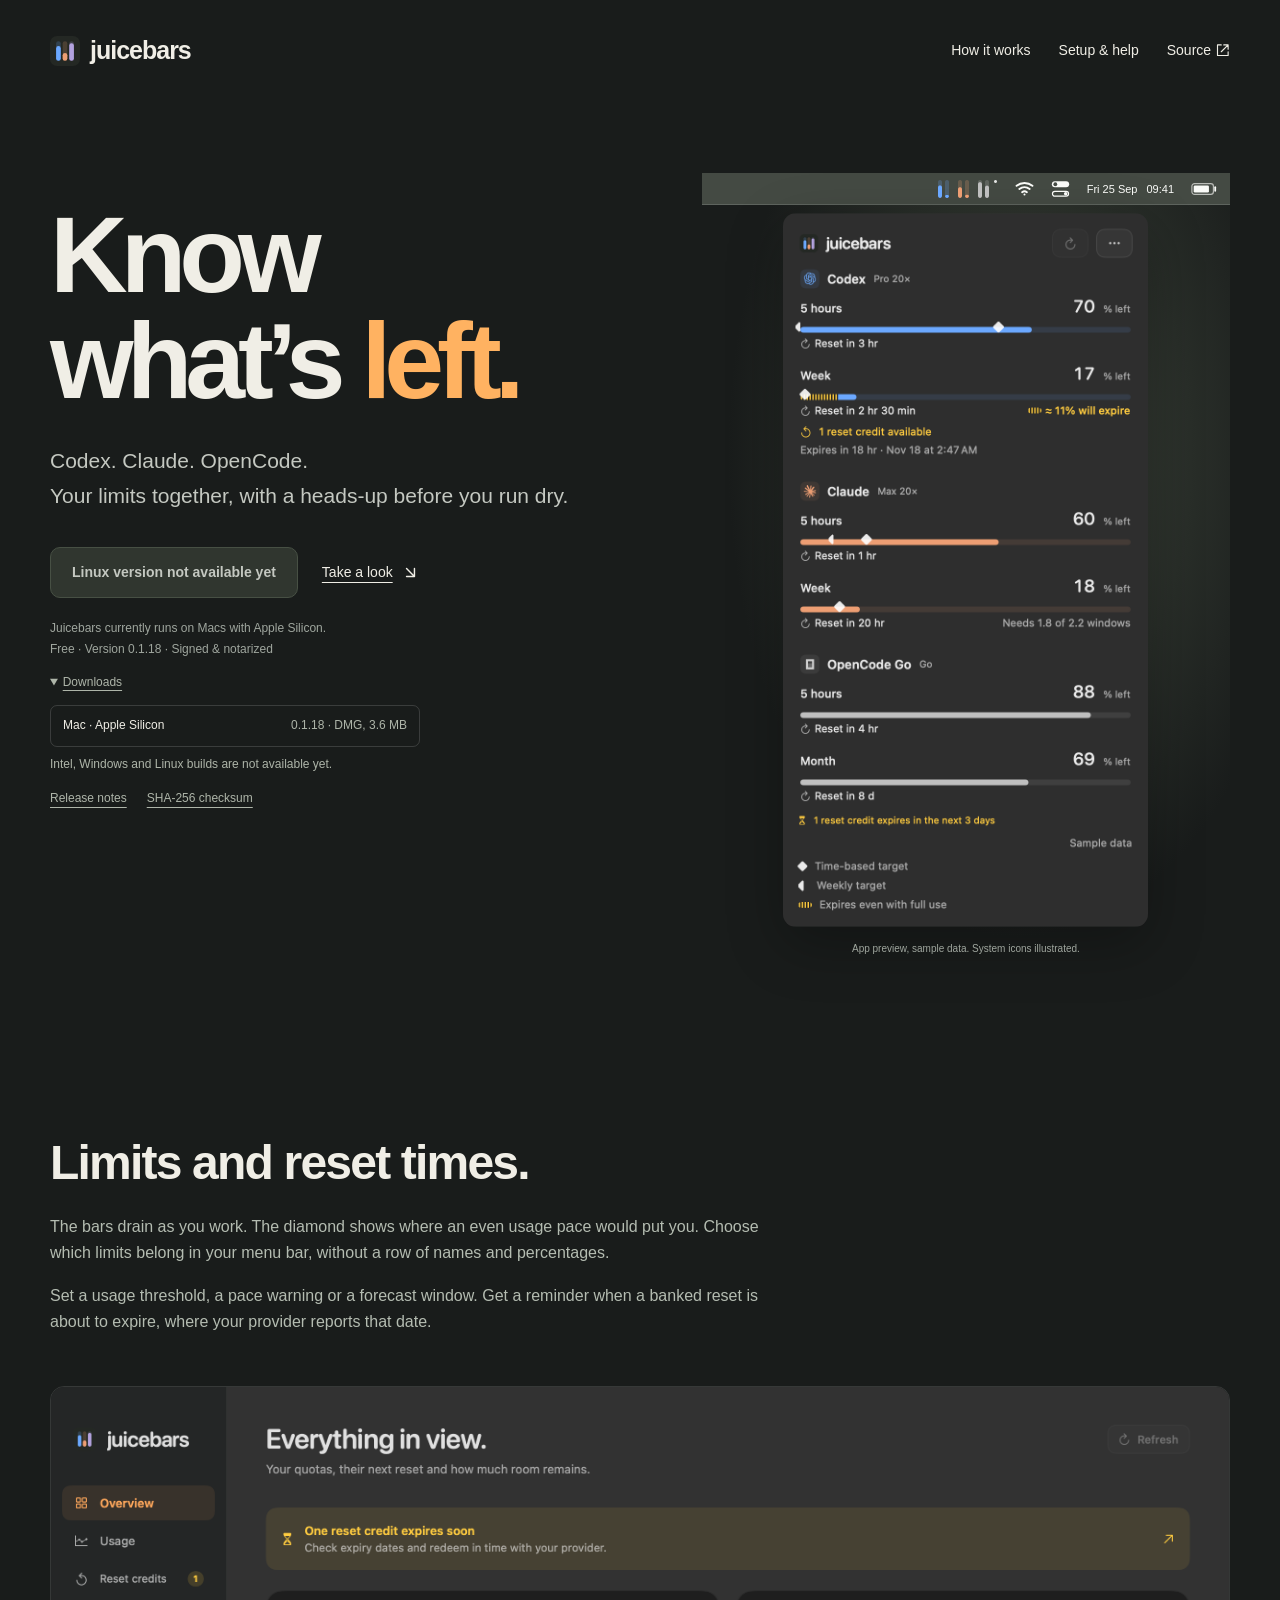
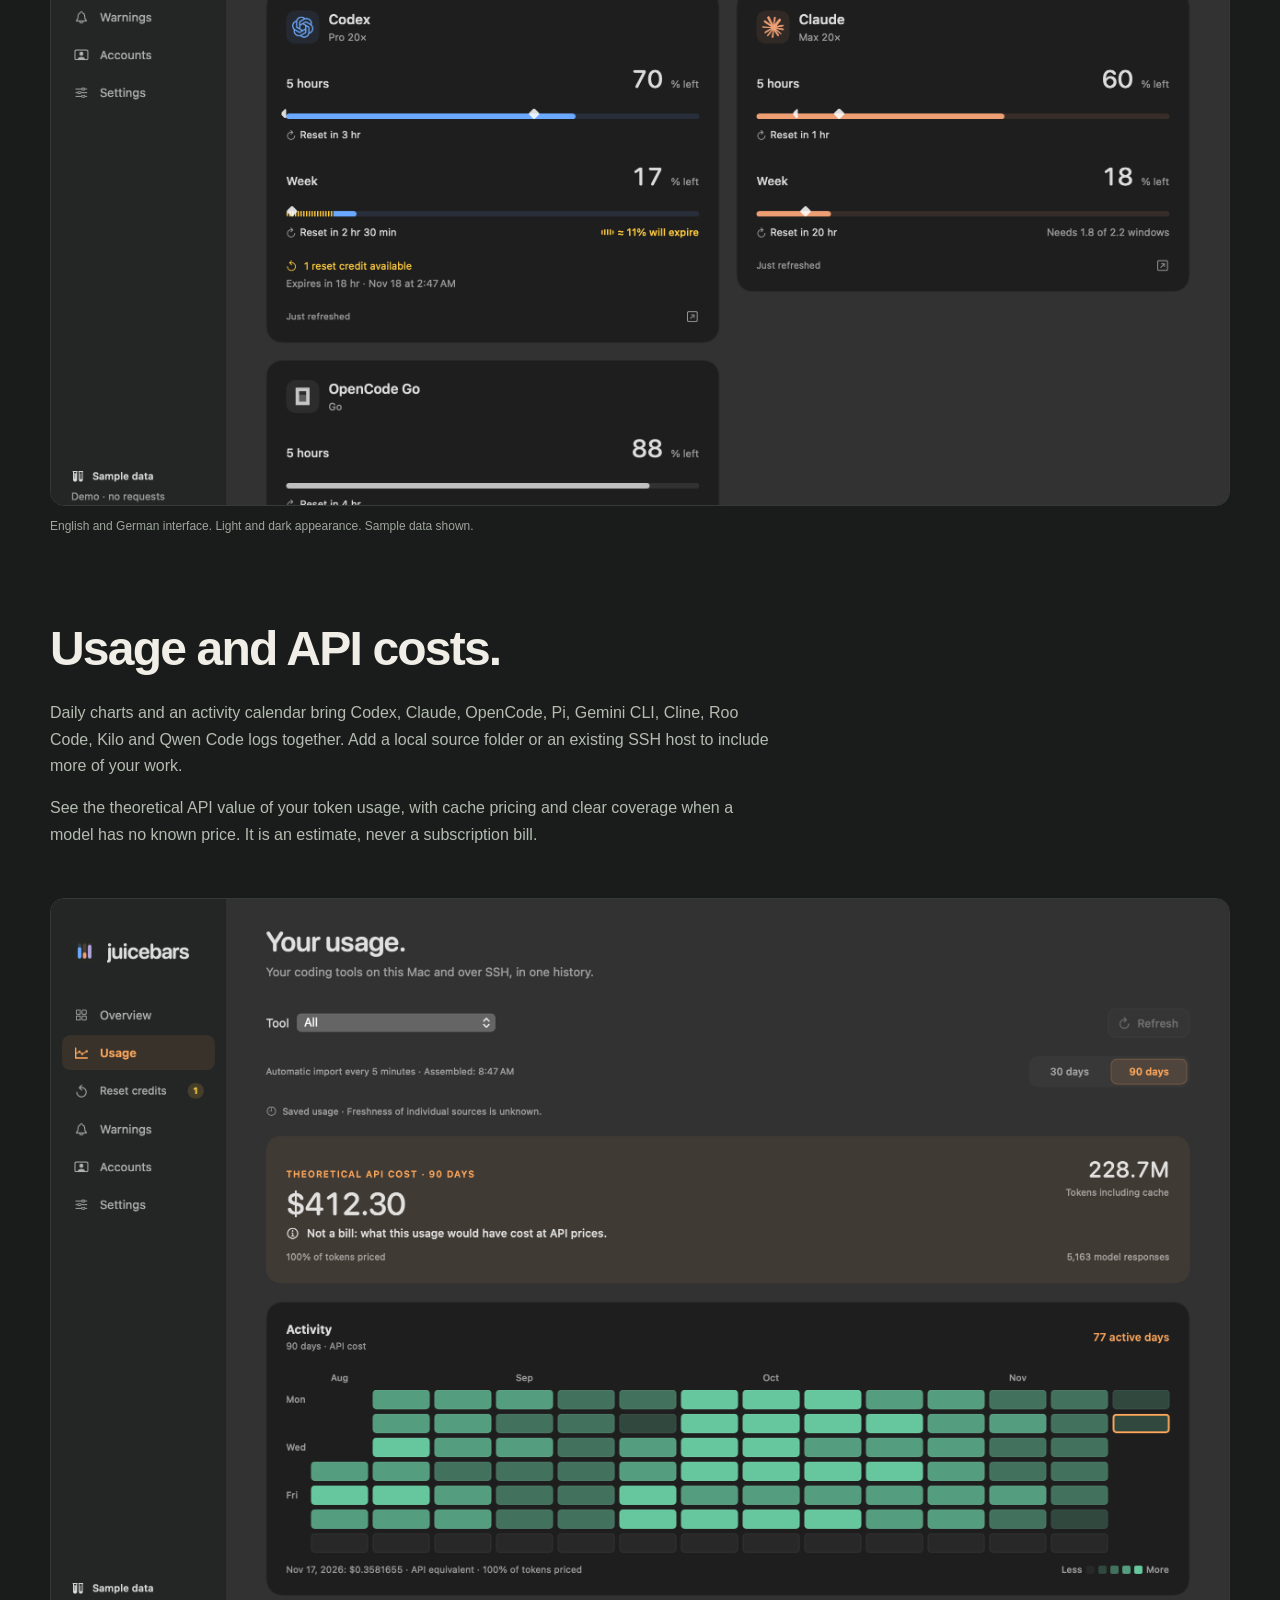
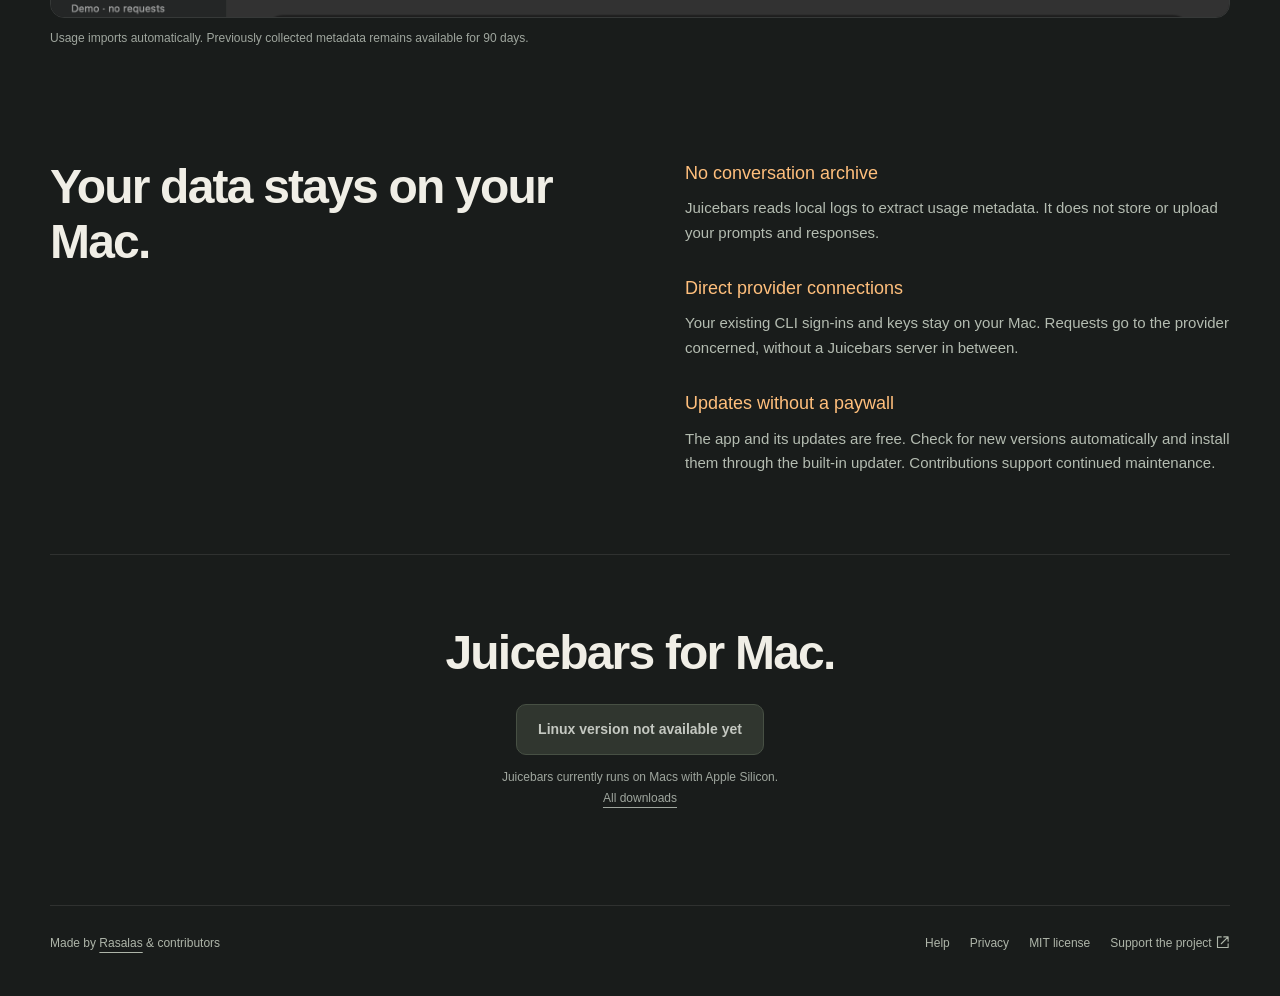
<file: site/index.html>
<!doctype html>
<html lang="en">
<head>
<meta charset="utf-8"><meta name="viewport" content="width=device-width,initial-scale=1">
<title>Juicebars · Know what's left</title>
<meta name="description" content="Codex, Claude and OpenCode usage in your Mac menu bar. Quotas, timely warnings and local history. Free and open source.">
<meta name="theme-color" content="#191c1b"><link rel="icon" href="assets/juicebar.svg?v=juicebars"><link rel="stylesheet" href="style.css"><script src="download.js" defer></script>
<meta property="og:title" content="Juicebars · Know what's left"><meta property="og:description" content="Your AI subscriptions, one quiet menu bar. Free and open source for macOS."><meta property="og:image" content="https://rasalas.github.io/juicebar/assets/overview.png">
</head>
<body>
<a class="skip" href="#main">Skip to content</a>
<header class="wrap"><a class="brand" href="./"><img src="assets/juicebar.svg?v=juicebars" alt="" width="30" height="30">juicebars</a><nav aria-label="Main"><a href="#how">How it works</a><a href="help.html">Setup & help</a><a href="https://github.com/Rasalas/juicebar">Source <svg class="icon" viewBox="0 0 24 24" fill="none" stroke="currentColor" stroke-width="1.8" stroke-linecap="round" stroke-linejoin="round" aria-hidden="true" focusable="false"><path d="M14 3h7v7m0-7L10 14"/><path d="M10 3H4v17h17v-6"/></svg></a></nav></header>
<main id="main">
<section class="hero wrap">
<div class="intro"><h1>Know<br>what’s <em>left.</em></h1><p class="lead">Codex. Claude. OpenCode.<br>Your limits together, with a heads-up before you run dry.</p><div class="actions"><a class="button" data-download href="https://github.com/Rasalas/juicebar/releases/download/v0.1.18/Juicebar-0.1.18-macOS-arm64.dmg"><span data-download-label>Download for Mac</span> <svg class="icon" viewBox="0 0 24 24" fill="none" stroke="currentColor" stroke-width="1.8" stroke-linecap="round" stroke-linejoin="round" aria-hidden="true" focusable="false"><path d="M12 3v12m-5-5 5 5 5-5"/><path d="M5 15v5h14v-5"/></svg></a><a class="quiet" href="#how">Take a look <svg class="icon" viewBox="0 0 24 24" fill="none" stroke="currentColor" stroke-width="1.8" stroke-linecap="round" stroke-linejoin="round" aria-hidden="true" focusable="false"><path d="M7 7l10 10M7 17h10V7"/></svg></a></div><p class="small"><span data-download-status>Apple Silicon · macOS 14 or later</span><br>Free · Version 0.1.18 · Signed & notarized</p><details class="download-options"><summary>Downloads</summary><a href="https://github.com/Rasalas/juicebar/releases/download/v0.1.18/Juicebar-0.1.18-macOS-arm64.dmg">Mac · Apple Silicon <span>0.1.18 · DMG, 3.6 MB</span></a><p>Intel, Windows and Linux builds are not available yet.</p></details><p class="release-links"><a href="https://github.com/Rasalas/juicebar/releases/tag/v0.1.18">Release notes</a><a href="https://github.com/Rasalas/juicebar/releases/download/v0.1.18/SHA256SUMS.txt">SHA-256 checksum</a></p></div>
<div class="hero-art"><div class="menubar" role="img" aria-label="Menu bar preview with actual Juicebars artwork. From right to left: battery, date and time, Control Center, Wi-Fi, and Juicebars's Codex, Claude and OpenCode quota bars.">
  <img height="44" width="126" class="menu-limits" src="assets/menu-limits.png" alt="">
  <svg class="system-icon wifi" viewBox="0 0 24 18" aria-hidden="true"><g fill="none" stroke="currentColor" stroke-width="2.4" stroke-linecap="round"><path d="M2 5a16 16 0 0 1 20 0M5.5 9a10.5 10.5 0 0 1 13 0M9 13a5 5 0 0 1 6 0"/></g><circle cx="12" cy="16" r="1.3" fill="currentColor"/></svg>
  <svg class="system-icon control-center" viewBox="0 0 22 20" aria-hidden="true"><rect x="1" y="1" width="20" height="7" rx="3.5" fill="currentColor"/><circle cx="5" cy="4.5" r="2.2" fill="#444a43"/><rect x="1.7" y="12.7" width="18.6" height="5.6" rx="2.8" stroke="currentColor" stroke-width="1.4" fill="none"/><circle cx="17" cy="15.5" r="2" fill="currentColor"/></svg>
  <span class="menu-date">Fri 25 Sep <span>09:41</span></span>
  <svg class="system-icon battery" viewBox="0 0 29 14" aria-hidden="true"><rect x="1" y="1" width="24" height="12" rx="3" stroke="currentColor" stroke-opacity=".65" stroke-width="1.3" fill="none"/><rect x="3" y="3" width="17" height="8" rx="1.4" fill="currentColor"/><path d="M27 5v4" stroke="currentColor" stroke-width="2" stroke-linecap="round"/></svg>
</div><img height="1486" width="760" class="tray" src="assets/tray.png" alt="Juicebars popover with remaining quotas, reset times and even-pace markers for Codex, Claude and OpenCode Go."><p class="caption">App preview, sample data. System icons illustrated.</p></div>
</section>
<section id="how" class="wrap feature"><div><h2>Limits and reset times.</h2><p>The bars drain as you work. The diamond shows where an even usage pace would put you. Choose which limits belong in your menu bar, without a row of names and percentages.</p><p>Set a usage threshold, a pace warning or a forecast window. Get a reminder when a banked reset is about to expire, where your provider reports that date.</p></div><figure class="wide"><img height="1600" width="2560" src="assets/overview.png" loading="lazy" alt="Juicebars overview showing Codex and Claude quotas side by side, plus an expiring reset warning."><figcaption>English and German interface. Light and dark appearance. Sample data shown.</figcaption></figure></section>
<section class="wrap feature"><div><h2>Usage and API costs.</h2><p>Daily charts and an activity calendar bring Codex, Claude, OpenCode, Pi, Gemini CLI, Cline, Roo Code, Kilo and Qwen Code logs together. Add a local source folder or an existing SSH host to include more of your work.</p><p>See the theoretical API value of your token usage, with cache pricing and clear coverage when a model has no known price. It is an estimate, never a subscription bill.</p></div><figure class="wide"><img height="1600" width="2560" src="assets/usage.png" loading="lazy" alt="Usage dashboard with theoretical API costs, activity calendar and daily usage chart."><figcaption>Usage imports automatically. Previously collected metadata remains available for 90 days.</figcaption></figure></section>
<section class="wrap details"><div><h2>Your data stays on your Mac.</h2></div><dl><dt>No conversation archive</dt><dd>Juicebars reads local logs to extract usage metadata. It does not store or upload your prompts and responses.</dd><dt>Direct provider connections</dt><dd>Your existing CLI sign-ins and keys stay on your Mac. Requests go to the provider concerned, without a Juicebars server in between.</dd><dt>Updates without a paywall</dt><dd>The app and its updates are free. Check for new versions automatically and install them through the built-in updater. Contributions support continued maintenance.</dd></dl></section>
<section class="wrap last"><h2>Juicebars for Mac.</h2><a class="button" data-download href="https://github.com/Rasalas/juicebar/releases/download/v0.1.18/Juicebar-0.1.18-macOS-arm64.dmg"><span data-download-label>Download for Mac</span> <svg class="icon" viewBox="0 0 24 24" fill="none" stroke="currentColor" stroke-width="1.8" stroke-linecap="round" stroke-linejoin="round" aria-hidden="true" focusable="false"><path d="M12 3v12m-5-5 5 5 5-5"/><path d="M5 15v5h14v-5"/></svg></a><p class="small"><span data-download-status>Apple Silicon · macOS 14 or later</span><br><a href="#main">All downloads</a></p></section>
</main>
<footer class="wrap"><span>Made by <a href="https://github.com/Rasalas">Rasalas</a> & contributors</span><nav aria-label="Footer"><a href="help.html">Help</a><a href="https://github.com/Rasalas/juicebar/blob/main/PRIVACY.md">Privacy</a><a href="https://github.com/Rasalas/juicebar/blob/main/LICENSE">MIT license</a><a href="https://github.com/sponsors/Rasalas">Support the project <svg class="icon" viewBox="0 0 24 24" fill="none" stroke="currentColor" stroke-width="1.8" stroke-linecap="round" stroke-linejoin="round" aria-hidden="true" focusable="false"><path d="M14 3h7v7m0-7L10 14"/><path d="M10 3H4v17h17v-6"/></svg></a></nav></footer>
</body></html>
</file>
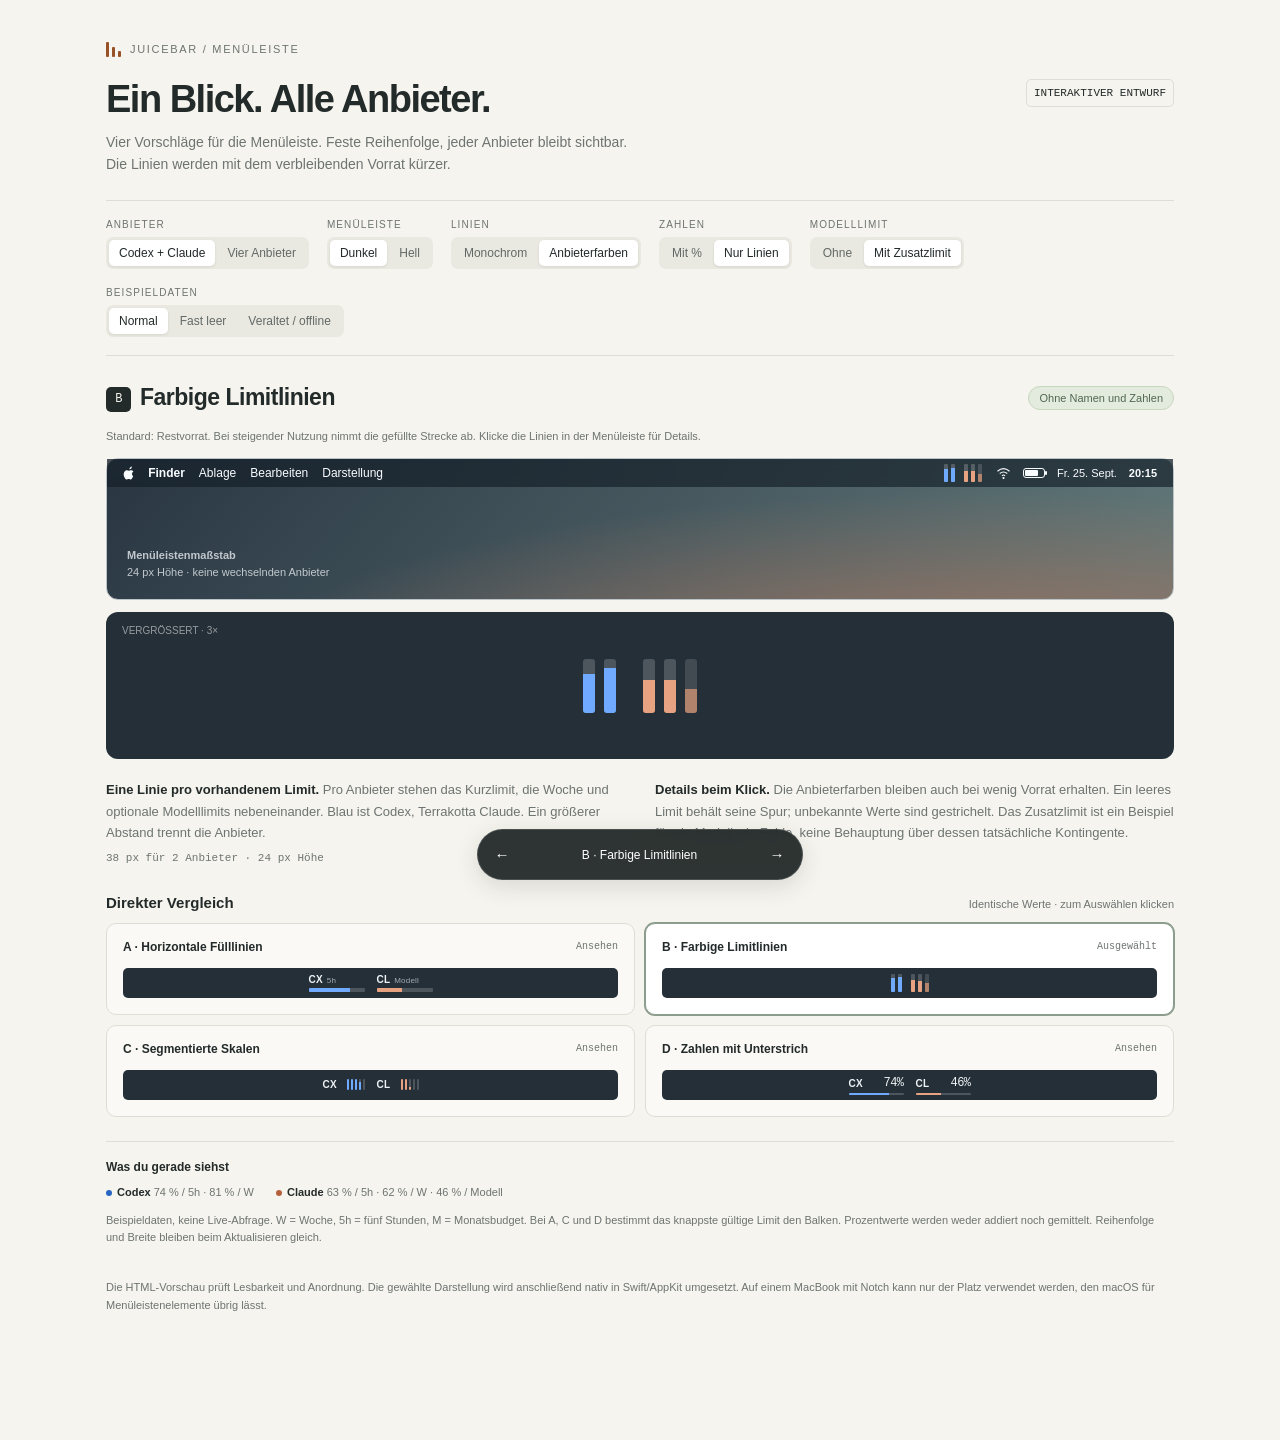
<file: design/menubar-prototype.html>
<!doctype html>
<!-- Throwaway UI prototype. Question: Which simultaneous multi-provider menu bar is easiest to read?
     Four variants on one local page, switchable through ?variant=A/B/C/D. No account access or persistence. -->
<html lang="de">
<head>
<meta charset="utf-8"><meta name="viewport" content="width=device-width, initial-scale=1">
<title>Juicebar · Menüleisten-Studien</title>
<style>
:root{color-scheme:light;--paper:#f6f4ee;--ink:#232a2a;--muted:#6d7471;--line:#deded4;--accent:#975327;--blue:#286bcb;--clay:#c0704d;--mono:ui-monospace,SFMono-Regular,Menlo,monospace}
*{box-sizing:border-box}body{margin:0;background:var(--paper);color:var(--ink);font:14px -apple-system,BlinkMacSystemFont,"Segoe UI",sans-serif}button,select,input{font:inherit}button{cursor:pointer}button:focus-visible,a:focus-visible{outline:3px solid #448bd7;outline-offset:3px}button:disabled{cursor:default}main{max-width:1140px;margin:auto;padding:40px 36px 125px}.eyebrow{display:flex;align-items:center;gap:9px;font-size:11px;letter-spacing:1.7px;text-transform:uppercase;color:var(--muted)}.mark{display:inline-flex;gap:3px;align-items:flex-end;height:17px}.mark i{width:3px;background:var(--accent);height:15px;border-radius:1px}.mark i:nth-child(2){height:10px}.mark i:nth-child(3){height:6px}header{display:flex;justify-content:space-between;gap:30px;align-items:flex-end;margin:22px 0 25px}h1{font-size:38px;letter-spacing:-1.5px;line-height:1.08;font-weight:600;margin:0 0 12px}header p{font-size:14px;line-height:1.55;color:var(--muted);margin:0;max-width:670px}.tag{font:11px var(--mono);border:1px solid var(--line);border-radius:5px;padding:7px;white-space:nowrap;align-self:flex-start}.controls{display:flex;gap:18px;flex-wrap:wrap;padding:18px 0;border-top:1px solid var(--line);border-bottom:1px solid var(--line);margin-bottom:28px}.control{display:flex;flex-direction:column;gap:7px}.control>span{font-size:10px;text-transform:uppercase;letter-spacing:1.1px;color:var(--muted)}.seg{display:flex;padding:3px;background:#eae9e1;border-radius:7px;gap:2px}.seg button{border:0;background:none;color:#626966;border-radius:5px;padding:6px 10px;font-size:12px}.seg button[aria-pressed=true]{background:#fff;color:var(--ink);box-shadow:0 1px 3px #17252018}.design-heading{display:flex;justify-content:space-between;align-items:center;gap:20px;margin:0 0 16px}.design-heading h2{font-size:23px;letter-spacing:-.5px;margin:0}.variant-key{font:12px var(--mono);display:inline-flex;align-items:center;justify-content:center;background:var(--ink);color:var(--paper);border-radius:5px;width:25px;height:25px;vertical-align:middle;margin-right:9px}.recommend{font-size:11px;color:#506852;background:#e3eade;border:1px solid #c7d8be;border-radius:30px;padding:5px 10px}.desktop{--menu-ink:#f9fcff;--menu-track:#ffffff35;--menu-bg:#141e28aa;--menu-secondary:#ffffff8c;border-radius:12px;overflow:hidden;border:1px solid #bac3c8;background:radial-gradient(ellipse at 85% 150%,#9c7360 0,transparent 60%),linear-gradient(130deg,#293642,#62797a);height:142px;position:relative}.desktop.light{--menu-ink:#182126;--menu-track:#18212630;--menu-bg:#eef2f4bc;--menu-secondary:#18212690;background:radial-gradient(ellipse at 85% 120%,#e9cbbb 0,transparent 65%),linear-gradient(130deg,#d0dce4,#a8c6c3)}.menu{height:28px;display:flex;align-items:center;padding:0 16px;gap:14px;color:var(--menu-ink);background:var(--menu-bg);backdrop-filter:blur(12px);font-size:12px;white-space:nowrap}.menu .app-name{font-weight:650}.menu .spacer{flex:1}.menu .leftlinks{display:flex;gap:14px}.apple{height:14px;fill:currentColor}.system{display:flex;align-items:center;gap:12px;font-size:11px}.system svg{width:15px;height:15px;stroke:currentColor;fill:none;stroke-width:1.5}.battery{width:22px;height:10px;border:1px solid currentColor;border-radius:3px;padding:1px;position:relative}.battery:after{content:"";position:absolute;right:-3px;top:2px;width:2px;height:4px;background:currentColor;border-radius:1px}.battery i{display:block;background:currentColor;width:75%;height:100%;border-radius:1px}.context-caption{position:absolute;bottom:19px;left:20px;color:var(--menu-ink);opacity:.72;font-size:11px;line-height:1.5}.context-caption b{font-weight:600;opacity:1}.preview-slot{display:flex;align-items:center;height:24px;flex-shrink:0}.strip{display:inline-flex;align-items:center;gap:12px;height:24px;color:var(--menu-ink);white-space:nowrap;flex-shrink:0}.provider{--signal:var(--menu-ink);position:relative;display:inline-flex;flex-shrink:0;align-items:center;color:var(--signal)}.color .provider{--signal:var(--provider-color)}.color.light .provider{--signal:var(--provider-light)}.provider .caption,.provider .number{color:var(--menu-ink)}.caption{font:600 9px -apple-system,BlinkMacSystemFont,sans-serif;letter-spacing:.2px}.window-label{font-size:8px;opacity:.63;font-weight:400;margin-left:2px}.number{font:500 11px var(--mono);letter-spacing:-.55px}.track{position:relative;background:var(--menu-track);overflow:hidden;border-radius:1px}.track>.fill{position:absolute;left:0;top:0;bottom:0;width:var(--value);background:currentColor}.track.unknown{background:none;border:1px dashed var(--menu-secondary)}.track.stale>.fill{background:repeating-linear-gradient(135deg,currentColor 0 2px,transparent 2px 3px)}.provider.stale{opacity:.6}.provider.stale:after{content:"·";font-size:13px;position:absolute;right:-6px;top:0;color:var(--menu-ink)}.b .caption,.c .caption,.d .caption{width:19px}.b .number,.c .number{display:inline-block;width:26px;text-align:right}.d .number{display:inline-block;width:31px;text-align:right}.a .provider{display:flex;flex-direction:column;align-items:stretch;gap:3px;width:56px}.a .topline{display:flex;justify-content:space-between;line-height:11px}.a .number{font-size:10px;display:inline-block;width:26px;text-align:right}.a .track{height:4px;width:56px}.a .caption{font-size:10px}.b .provider{gap:4px}.b .caption{font-size:10px}.b .pair{display:flex;align-items:flex-end;gap:3px;height:18px}.b .track{width:3px;height:18px}.b .fill{top:auto;bottom:0;width:100%;height:var(--value)}.b .track.unknown{width:3px;border-width:.7px}.b .number{font-size:10px;margin-left:1px}.c .provider{gap:5px}.c .caption{font-size:10px}.ticks{display:flex;gap:2px;height:12px;align-items:center}.tick{display:block;width:2px;height:11px;background:var(--menu-track);border-radius:1px}.tick.full{background:currentColor}.c .number{font-size:10px;margin-left:1px}.c .provider.stale .ticks{opacity:.65}.d .provider{display:flex;gap:5px;padding-bottom:3px;height:21px;align-items:center}.d .track{position:absolute;height:2px;bottom:0;left:0;width:100%}.d .caption{font-size:10px}.d .number{font-size:12px}.critical{--signal:var(--menu-ink)}.color .critical{--signal:#ff796d!important}.light.color .critical{--signal:#b82d24!important}.zoom{--menu-ink:#eef2f4;--menu-track:#ffffff30;--menu-secondary:#ffffff85;background:#252f37;border:1px solid #253a4420;border-radius:12px;padding:21px 24px;margin:12px 0 0;min-height:147px;display:flex;flex-direction:column;align-items:center;justify-content:center;position:relative;overflow:auto}.zoom.light{--menu-ink:#1a2328;--menu-track:#18212625;--menu-secondary:#18212695;background:#e8edee}.zoom .zoom-label{position:absolute;top:12px;left:15px;color:var(--menu-secondary);font-size:10px}.zoom .strip-wrap{height:80px;display:flex;align-items:center;justify-content:center}.explanation{display:grid;grid-template-columns:1fr 1fr;gap:30px;margin:20px 0 30px}.explanation p{font-size:13px;line-height:1.65;margin:0;color:var(--muted)}.explanation strong{color:var(--ink);font-weight:600}.width-note{font:11px var(--mono);color:var(--muted);margin-top:8px}.compare-heading{display:flex;justify-content:space-between;align-items:baseline;margin:30px 0 12px}.compare-heading h3{font-size:15px;font-weight:600;margin:0}.compare-heading span{font-size:11px;color:var(--muted)}.comparison{display:grid;grid-template-columns:repeat(2,minmax(0,1fr));gap:10px}.comparison button{border:1px solid var(--line);border-radius:10px;padding:16px;text-align:left;background:#ffffff60;color:var(--ink);min-width:0}.comparison button[aria-pressed=true]{border-color:#8c9d8d;box-shadow:0 0 0 1px #8c9d8d;background:#fff}.comparison .mini-title{font-size:12px;display:flex;justify-content:space-between;align-items:center;margin-bottom:14px}.comparison .mini-title i{font:10px var(--mono);color:var(--muted);font-style:normal}.mini-preview{--menu-ink:#eff4f7;--menu-track:#ffffff30;--menu-secondary:#ffffff8a;background:#252f37;padding:0 14px;border-radius:5px;height:30px;display:flex;justify-content:center;align-items:center;overflow:auto}.mini-preview.light{--menu-ink:#172125;--menu-track:#18212625;--menu-secondary:#18212695;background:#e5eaec}.data{margin:24px 0 0;padding:18px 0;border-top:1px solid var(--line)}.data h3{font-size:12px;margin:0 0 12px}.readout{display:flex;flex-wrap:wrap;gap:9px 22px}.readout span{font-size:11px;color:var(--muted)}.readout b{color:var(--ink);font-weight:550}.dot{display:inline-block;width:6px;height:6px;border-radius:50%;margin-right:5px}.footnote{font-size:11px;line-height:1.6;color:var(--muted);margin:14px 0 0}.switcher{position:fixed;bottom:20px;left:50%;transform:translateX(-50%);display:flex;align-items:center;gap:5px;background:#222a29f2;color:#fff;border:1px solid #ffffff22;border-radius:40px;padding:7px;box-shadow:0 6px 24px #11251c22;backdrop-filter:blur(15px);z-index:10}.switcher button{background:transparent;color:inherit;border:0;border-radius:30px;min-width:35px;height:35px;font-size:15px}.switcher button:hover{background:#ffffff15}.switcher #label{font-size:12px;width:230px;text-align:center;white-space:nowrap}.switcher kbd{font:10px var(--mono);opacity:.45;margin-left:8px}.a.numbers-off .number,.b.numbers-off .number,.c.numbers-off .number{display:none}.d.numbers-off .number{display:inline}.a.numbers-off .topline{justify-content:flex-start}.a.numbers-off .window-label{margin-left:4px}.status-note{font-size:11px;line-height:1.6;color:var(--muted);margin:0 0 13px;min-height:17px}
@media(max-width:740px){main{padding:26px 18px 115px}h1{font-size:30px}header{display:block}.tag{display:none}.menu{gap:10px;padding:0 10px}.menu .leftlinks{display:none}.system .battery,.system .date{display:none}.explanation{grid-template-columns:1fr;gap:8px}.comparison{grid-template-columns:1fr}.controls{gap:12px}.zoom .strip-wrap{min-width:0}.system{gap:6px}.desktop{height:115px}.recommend{display:none}}
@media(prefers-reduced-motion:no-preference){button{transition:background .12s,border-color .12s}.fill{transition:width .25s,height .25s}}
.b.strip{gap:9px}.b .pair{gap:3px}.b .track{width:4px}.b .track.unknown{width:4px}.b .caption,.b .number{display:none!important}.color .b .critical{--signal:var(--provider-color)!important}.light.color .b .critical{--signal:var(--provider-light)!important}.b .model-limit{opacity:.72;display:flex}.preview-slot{cursor:pointer;border:0;background:none;padding:0;color:inherit}.desktop{overflow:visible}.details{--menu-track:#ffffff24;position:absolute;right:16px;top:33px;z-index:3;width:330px;padding:14px 16px;border-radius:12px;background:#202a32f2;color:#f2f5f7;border:1px solid #ffffff35;box-shadow:0 8px 30px #0004;backdrop-filter:blur(16px);font-size:12px;line-height:1.7}.light .details{background:#f7fafaf2;color:#182126;border-color:#0002}.details[hidden]{display:none}.details b{font-weight:600}.details .limit{display:flex;justify-content:space-between;gap:20px}.details .limit-block{margin-top:9px}.details .limit-track{height:5px;background:var(--menu-track);border-radius:4px;margin:4px 0;position:relative;overflow:hidden}.details .limit-track i{display:block;height:100%;background:var(--provider-color);width:var(--value)}.details .limit-track.unknown{background:none;border:1px dashed #888}.details .pace-marker{position:absolute;left:var(--pace);top:0;bottom:0;width:1px;background:currentColor;opacity:.7}.details .limit-meta{display:flex;justify-content:space-between;font-size:10px;opacity:.7}.details .group+.group{border-top:1px solid #8884;margin-top:8px;padding-top:8px}
</style>
</head>
<body><main>
<div class="eyebrow"><span class="mark" aria-hidden="true"><i></i><i></i><i></i></span> Juicebar / Menüleiste</div>
<header><div><h1>Ein Blick. Alle Anbieter.</h1><p>Vier Vorschläge für die Menüleiste. Feste Reihenfolge, jeder Anbieter bleibt sichtbar.<br>Die Linien werden mit dem verbleibenden Vorrat kürzer.</p></div><span class="tag">INTERAKTIVER ENTWURF</span></header>
<section class="controls" aria-label="Vorschau einstellen">
<div class="control"><span>Anbieter</span><div class="seg" data-control="count"><button data-value="2" aria-pressed="true">Codex + Claude</button><button data-value="4" aria-pressed="false">Vier Anbieter</button></div></div>
<div class="control"><span>Menüleiste</span><div class="seg" data-control="theme"><button data-value="dark" aria-pressed="true">Dunkel</button><button data-value="light" aria-pressed="false">Hell</button></div></div>
<div class="control"><span>Linien</span><div class="seg" data-control="color"><button data-value="mono" aria-pressed="true">Monochrom</button><button data-value="color" aria-pressed="false">Anbieterfarben</button></div></div>
<div class="control"><span>Zahlen</span><div class="seg" data-control="numbers"><button data-value="on" aria-pressed="true">Mit %</button><button data-value="off" aria-pressed="false">Nur Linien</button></div></div>
<div class="control"><span>Modelllimit</span><div class="seg" data-control="extra"><button data-value="off">Ohne</button><button data-value="on">Mit Zusatzlimit</button></div></div>
<div class="control"><span>Beispieldaten</span><div class="seg" data-control="scenario"><button data-value="normal" aria-pressed="true">Normal</button><button data-value="low" aria-pressed="false">Fast leer</button><button data-value="offline" aria-pressed="false">Veraltet / offline</button></div></div>
</section>
<div class="design-heading"><h2 id="title"></h2><span class="recommend" id="recommend"></span></div>
<p class="status-note" id="status-note"></p>
<section class="desktop" id="desktop" aria-label="Menüleiste im Desktop-Kontext">
<div class="menu"><svg class="apple" viewBox="0 0 16 20" aria-hidden="true"><path d="M11.8 3.5c.6-.8 1-1.7.9-2.7-.9.1-1.9.6-2.5 1.3-.6.7-1.1 1.7-1 2.6.9.1 1.9-.4 2.6-1.2ZM14.6 14.7c-.4 1-1 2.1-1.8 3.1-.6.8-1.2 1.5-2.2 1.5-1 0-1.3-.6-2.6-.6s-1.7.6-2.6.6c-1 0-1.7-.9-2.3-1.6C1.3 15.3 0 11.6 1.8 8.5 2.7 7 4.1 6.2 5.6 6.2c1 0 2 .7 2.7.7.6 0 1.9-.9 3.2-.8 1 .1 2.6.4 3.5 1.8-2.9 1.6-2.4 5.3-.4 6.8Z"/></svg><span class="app-name">Finder</span><span class="leftlinks"><span>Ablage</span><span>Bearbeiten</span><span>Darstellung</span></span><span class="spacer"></span><button id="actual" class="preview-slot" aria-label="Limits anzeigen" aria-expanded="false"></button><div class="system" aria-hidden="true"><svg viewBox="0 0 20 20"><path d="M2 7q8-7 16 0M5 10q5-4 10 0M8 13q2-2 4 0"/><circle cx="10" cy="16" r=".7" fill="currentColor"/></svg><span class="battery"><i></i></span><span class="date">Fr. 25. Sept.</span><b>20:15</b></div></div>
<div id="details" class="details" hidden></div><div class="context-caption"><b>Menüleistenmaßstab</b><br>24 px Höhe · keine wechselnden Anbieter</div>
</section>
<div class="zoom" id="zoom"><span class="zoom-label" id="zoom-label">VERGRÖSSERT · 3×</span><div class="strip-wrap" id="enlarged"></div></div>
<div class="explanation"><div><p id="description"></p><div class="width-note" id="width"></div></div><p id="tradeoff"></p></div>
<div class="compare-heading"><h3>Direkter Vergleich</h3><span>Identische Werte · zum Auswählen klicken</span></div>
<div class="comparison" id="comparison"></div>
<div class="data"><h3>Was du gerade siehst</h3><div class="readout" id="readout"></div><p class="footnote">Beispieldaten, keine Live-Abfrage. W = Woche, 5h = fünf Stunden, M = Monatsbudget. Bei A, C und D bestimmt das knappste gültige Limit den Balken. Prozentwerte werden weder addiert noch gemittelt. Reihenfolge und Breite bleiben beim Aktualisieren gleich.</p></div>
<p class="footnote">Die HTML-Vorschau prüft Lesbarkeit und Anordnung. Die gewählte Darstellung wird anschließend nativ in Swift/AppKit umgesetzt. Auf einem MacBook mit Notch kann nur der Platz verwendet werden, den macOS für Menüleistenelemente übrig lässt.</p>
</main>
<nav class="switcher" aria-label="Variante wechseln"><button id="prev" aria-label="Vorherige Variante">←</button><span id="label" aria-live="polite"></span><button id="next" aria-label="Nächste Variante">→</button></nav>
<script>
const variants={
 A:{name:'Horizontale Fülllinien',hint:'Mein Favorit für schnelle Lesbarkeit',description:'<strong>Ein kleines Band je Anbieter.</strong> Kürzel und Zeitraum stehen über der Linie; der verbleibende Anteil ist direkt erkennbar. Zahlen sind optional.',tradeoff:'<strong>Am leichtesten zuzuordnen.</strong> Zeigt das knappste Limit pro Konto. Sehr kurze und sehr lange Zeitfenster stehen nicht gleichzeitig in der Menüleiste; alle Details bleiben im Popover.'},
 B:{name:'Farbige Limitlinien',hint:'Ohne Namen und Zahlen',description:'<strong>Eine Linie pro vorhandenem Limit.</strong> Pro Anbieter stehen das Kurzlimit, die Woche und optionale Modelllimits nebeneinander. Blau ist Codex, Terrakotta Claude. Ein größerer Abstand trennt die Anbieter.',tradeoff:'<strong>Details beim Klick.</strong> Die Anbieterfarben bleiben auch bei wenig Vorrat erhalten. Ein leeres Limit behält seine Spur; unbekannte Werte sind gestrichelt. Das Zusatzlimit ist ein Beispiel für ein Modell wie Fable, keine Behauptung über dessen tatsächliche Kontingente.'},
 C:{name:'Segmentierte Skalen',hint:'Kompakter Überblick ohne feine Füllstände',description:'<strong>Fünf Striche je Anbieter.</strong> Jeder Strich steht für 20 Prozent Vorrat. Ein teilweise gefüllter Strich zeigt den Rest der Stufe. Kürzel sichern die feste Zuordnung.',tradeoff:'<strong>Gut aus dem Augenwinkel.</strong> Weniger fein ablesbar als eine durchgehende Linie. Mit Zahl wird es eindeutig, ohne Zahl eher ein schneller Vorratsindikator.'},
 D:{name:'Zahlen mit Unterstrich',hint:'Wenn du Prozentwerte zuerst lesen möchtest',description:'<strong>Die Zahl steht im Vordergrund.</strong> Darunter läuft eine feine Linie über die ganze Anbietergruppe. Kürzel, Prozent und Linie bleiben als eine Einheit zusammen.',tradeoff:'<strong>Exakt und ruhig.</strong> Der Füllstand allein ist weniger auffällig. Diese Variante benötigt die Prozentzahl; „Nur Linien“ blendet sie hier deshalb nicht aus.'}
};
const state={variant:new URLSearchParams(location.search).get('variant')||'B',count:'2',theme:'dark',color:'color',numbers:'off',extra:'on',scenario:'normal'};
if(!variants[state.variant])state.variant='A';
const providers=[{id:'cx',name:'Codex',short:'CX',color:'#70aaff',light:'#2765c2',shortValue:74,longValue:81,longLabel:'W'},{id:'cl',name:'Claude',short:'CL',color:'#e7a281',light:'#b5603d',shortValue:63,longValue:62,longLabel:'W'},{id:'go',name:'OpenCode Go',short:'GO',color:'#c5cdd4',light:'#4f5962',shortValue:71,longValue:39,longLabel:'W'},{id:'api',name:'Weiterer Anbieter',short:'API',color:'#9ab5a1',light:'#487457',shortValue:null,longValue:92,longLabel:'M'}];
function data(){return providers.slice(0,Number(state.count)).map((p,i)=>{p={...p,hasShort:p.shortValue!==null};if(state.scenario==='low'){p.longValue=[7,38,0,77][i];p.shortValue=i===1?18:p.shortValue===null?null:4;}if(state.scenario==='offline'){if(i===0)p.stale=true;if(i===1){p.shortValue=null;p.longValue=null;p.offline=true;}if(i===2)p.stale=true;}p.extraValue=state.extra==='on'&&p.id==='cl'?(p.offline?null:state.scenario==='low'?7:46):undefined;const values=[p.shortValue,p.longValue,p.extraValue].filter(v=>v!==undefined).filter(v=>v!==null);p.value=values.length?Math.min(...values):null;p.window=p.extraValue!==undefined&&p.extraValue===p.value?'Modell':p.shortValue!==null&&p.shortValue<p.longValue?'5h':p.longLabel;return p;});}
function track(value,stale,vertical=false){return `<span class="track ${value===null?'unknown':''} ${stale?'stale':''}" style="--value:${value??0}%"><span class="fill"></span></span>`;}
function renderStrip(key){return `<div class="strip ${key.toLowerCase()} ${state.numbers==='off'?'numbers-off':''}">`+data().map(p=>{
 const caption=`<span class="caption">${p.short}</span>`,number=`<span class="number">${p.value===null?'?':p.value+'%'}</span>`;
 let content='';
 if(key==='A')content=`<span class="topline"><span class="caption">${p.short}<span class="window-label">${p.window}</span></span>${number}</span>${track(p.value,p.stale)}`;
 if(key==='B')content=`<span class="pair">${p.hasShort?track(p.shortValue,p.stale,true):''}${track(p.longValue,p.stale,true)}${p.extraValue!==undefined?`<span class="model-limit">${track(p.extraValue,p.stale,true)}</span>`:''}</span>`;
 if(key==='C'){let ticks='';for(let i=0;i<5;i++){const amount=p.value===null?0:Math.max(0,Math.min(100,(p.value-i*20)*5));ticks+=`<i class="tick" style="${p.value===null?'outline:1px dotted var(--menu-secondary);background:none;':`background:linear-gradient(to top,currentColor ${amount}%,var(--menu-track) ${amount}%);`}"></i>`;}content=`${caption}<span class="ticks">${ticks}</span>${number}`;}
 if(key==='D')content=`${caption}${number}${track(p.value,p.stale)}`;
 const title=`${p.name}: ${p.value===null?'unbekannt':p.value+' % übrig · '+p.window}${p.stale?' · letzter Stand':''}`;
 return `<span class="provider ${p.stale?'stale':''} ${p.value!==null&&p.value<=10?'critical':''}" style="--provider-color:${p.color};--provider-light:${p.light}" title="${title}" aria-label="${title}">${content}</span>`;
 }).join('')+'</div>';}
function draw(){const v=variants[state.variant];document.querySelector('#title').innerHTML=`<span class="variant-key">${state.variant}</span>${v.name}`;document.querySelector('#recommend').textContent=v.hint;document.querySelector('#description').innerHTML=v.description;document.querySelector('#tradeoff').innerHTML=v.tradeoff;document.querySelector('#label').textContent=`${state.variant} · ${v.name}`;
 const classes=`${state.theme==='light'?'light':''} ${state.color==='color'?'color':''}`;
 document.querySelector('#desktop').className='desktop '+classes;document.querySelector('#zoom').className='zoom '+classes;
 document.querySelector('#actual').innerHTML=renderStrip(state.variant);document.querySelector('#enlarged').innerHTML=renderStrip(state.variant);
 document.querySelector('#comparison').innerHTML=Object.entries(variants).map(([key,val])=>`<button data-variant="${key}" aria-pressed="${key===state.variant}"><span class="mini-title"><b>${key} · ${val.name}</b><i>${key===state.variant?'Ausgewählt':'Ansehen'}</i></span><span class="mini-preview ${classes}">${renderStrip(key)}</span></button>`).join('');
 document.querySelectorAll('[data-control]').forEach(group=>group.querySelectorAll('button').forEach(button=>button.setAttribute('aria-pressed',button.dataset.value===state[group.dataset.control])));
 document.querySelector('#readout').innerHTML=data().map(p=>`<span><i class="dot" style="background:${p.light}"></i><b>${p.name}</b> ${p.offline?'unbekannt':`${p.shortValue===null?'kein Kurzlimit':p.shortValue+' % / 5h'} · ${p.longValue} % / ${p.longLabel}${p.extraValue!==undefined?' · '+p.extraValue+' % / Modell':''}`}${p.stale?' · veraltet':''}</span>`).join('');
 document.querySelector('#details').innerHTML=data().map(p=>`<div class="group" style="--provider-color:${state.theme==='light'?p.light:p.color}"><b style="color:var(--provider-color)">${p.name}</b>${[[p.hasShort?'5 Stunden':null,p.shortValue,'1 Std. 54 Min.',38],[p.longLabel==='M'?'Monat':'Woche',p.longValue,'4 Tagen',44],[p.extraValue!==undefined?'Fable · Woche':null,p.extraValue,'4 Tagen',44]].filter(([name])=>name).map(([name,value,reset,pace])=>`<div class="limit-block"><div class="limit"><span>${name}</span><span>${value==null?'Unbekannt':value+' % übrig'}</span></div><div class="limit-track ${value==null?'unknown':''}" style="--value:${value??0}%;--pace:${pace}%"><i></i>${value==null?'':'<span class="pace-marker"></span>'}</div><div class="limit-meta"><span>${value==null?'Reset unbekannt':'Reset in '+reset}</span><span>${value==null?'':'Soll '+pace+' %'}</span></div></div>`).join('')}${p.stale?'<small>Letzter Stand · veraltet</small>':''}</div>`).join('');
 document.querySelector('#status-note').textContent=state.scenario==='offline'?'Gedimmt und markiert = alter Stand. Gestrichelt = unbekannt. Beides wird nicht als 0 % ausgegeben.':state.scenario==='low'?'Auch 0 % bleibt sichtbar: Die Spur ist leer, der Anbieter verschwindet nicht.':'Standard: Restvorrat. Bei steigender Nutzung nimmt die gefüllte Strecke ab. Klicke die Linien in der Menüleiste für Details.';
 requestAnimationFrame(()=>{const width=document.querySelector('#actual .strip').getBoundingClientRect().width;document.querySelector('#width').textContent=`${Math.round(width)} px für ${state.count} Anbieter · 24 px Höhe`;const scale=Math.min(3,(document.querySelector('#zoom').clientWidth-60)/width);document.querySelector('#enlarged .strip').style.transform=`scale(${scale})`;document.querySelector('#zoom-label').textContent=`VERGRÖSSERT · ${Number(scale.toFixed(1))}×`;});
}
function selectVariant(key){state.variant=key;const url=new URL(location.href);url.searchParams.set('variant',key);history.replaceState(null,'',url);draw();}
function step(delta){const keys=Object.keys(variants);selectVariant(keys[(keys.indexOf(state.variant)+delta+keys.length)%keys.length]);}
document.addEventListener('click',event=>{const option=event.target.closest('[data-control] button');if(option){state[option.parentElement.dataset.control]=option.dataset.value;draw();}const variant=event.target.closest('[data-variant]');if(variant)selectVariant(variant.dataset.variant);});
document.querySelector('#actual').onclick=()=>{const details=document.querySelector('#details');details.hidden=!details.hidden;document.querySelector('#actual').setAttribute('aria-expanded',!details.hidden);};
document.querySelector('#prev').onclick=()=>step(-1);document.querySelector('#next').onclick=()=>step(1);document.addEventListener('keydown',event=>{if(event.target.closest('input,textarea,select,[contenteditable]'))return;if(event.key==='ArrowLeft'||event.key==='ArrowRight'){event.preventDefault();step(event.key==='ArrowRight'?1:-1);}});window.addEventListener('resize',draw);draw();
</script></body></html>
</file>
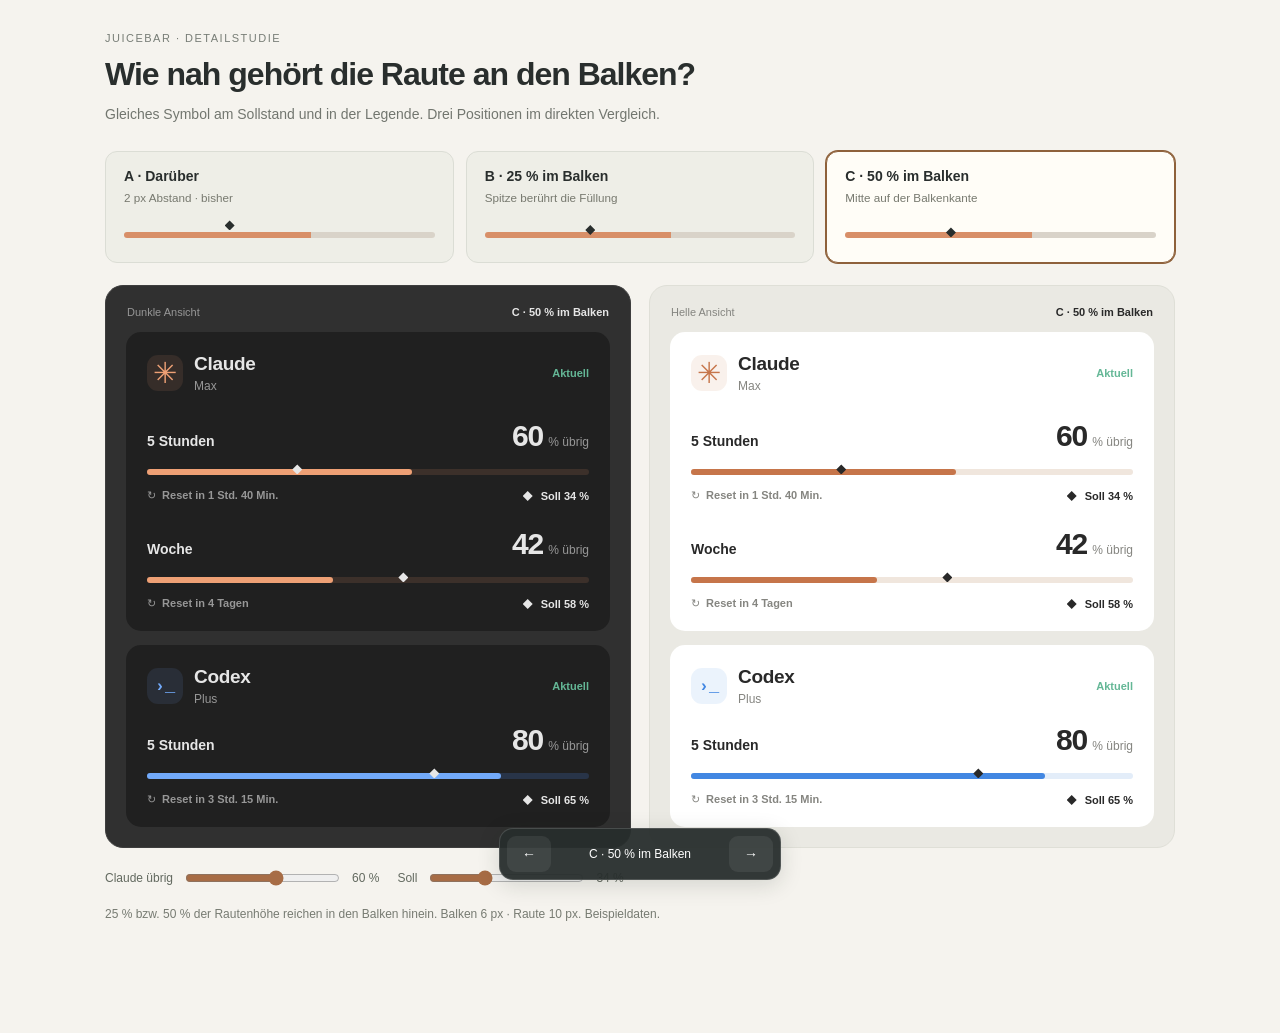
<file: design/pace-marker-prototype.html>
<!doctype html>
<!-- Placement study only; example values, no account access or persistence. -->
<html lang="de">
<meta charset="utf-8">
<meta name="viewport" content="width=device-width, initial-scale=1">
<title>Juicebar · Soll-Markierung</title>
<style>
*{box-sizing:border-box}body{margin:0;background:#f5f3ee;color:#292e2d;font:14px -apple-system,BlinkMacSystemFont,"Segoe UI",sans-serif}button,input{font:inherit}button{cursor:pointer}button:focus-visible,input:focus-visible{outline:3px solid #4286cc;outline-offset:4px}main{max-width:1130px;margin:auto;padding:32px 30px 110px}.eyebrow{font-size:11px;letter-spacing:1.5px;text-transform:uppercase;color:#777d76}h1{font-size:32px;letter-spacing:-1px;margin:12px 0 10px;font-weight:650}header p{margin:0;color:#72766f;line-height:1.6}.options{display:grid;grid-template-columns:repeat(3,1fr);gap:12px;margin:26px 0 22px}.option{border:1px solid #dbddd5;background:#eeeee7;border-radius:12px;text-align:left;padding:16px 18px;color:inherit}.option[aria-pressed=true]{border-color:#8e613b;background:#fffdf7;box-shadow:0 0 0 1px #8e613b}.option b{display:block;font-size:14px}.option small{display:block;margin-top:7px;color:#77796f}.tiny-bar{position:relative;height:26px;margin:16px 0 0}.tiny-bar:before{content:"";position:absolute;top:12px;width:100%;height:6px;border-radius:9px;background:linear-gradient(to right,#d88f68 60%,#d9d3c9 60%)}.diamond{width:10px;height:10px;display:inline-block;flex-shrink:0;background:currentColor;clip-path:polygon(50% 0,100% 50%,50% 100%,0 50%)}.marker{position:absolute;top:var(--marker-top);left:clamp(5px,var(--pace),calc(100% - 5px));transform:translateX(-50%);z-index:1}.tiny-bar .marker{left:34%}.panels{display:grid;grid-template-columns:1fr 1fr;gap:18px}.panel{--ink:#e6e6e6;--muted:#979797;--card:#202020;--track:#3c302a;--provider:#eea075;background:#303030;color:var(--ink);border:1px solid #3e3e3e;padding:20px;border-radius:18px}.panel.light{--ink:#292929;--muted:#858580;--card:#fff;--track:#f0e6dd;--provider:#c6754a;background:#eae9e3;border-color:#dfdfd7}.panel-heading{display:flex;justify-content:space-between;align-items:center;font-size:11px;color:var(--muted);margin:0 1px 14px}.panel-heading strong{color:var(--ink);font-weight:550}.card{background:var(--card);border-radius:15px;padding:21px}.account{display:flex;align-items:center;gap:11px;margin-bottom:26px}.logo{display:grid;place-items:center;width:36px;height:36px;border-radius:11px;background:color-mix(in srgb,var(--provider) 10%,transparent);color:var(--provider);font-size:29px}.account h2{margin:0;font-size:19px;letter-spacing:-.3px}.account small{display:block;font-size:12px;margin-top:4px;color:var(--muted)}.status{margin-left:auto;color:#64b796;font-size:11px;font-weight:600}.label-row{display:flex;align-items:baseline;justify-content:space-between;gap:12px;font-size:14px;font-weight:600}.value{font-size:30px;letter-spacing:-1px}.value small{font-size:12px;font-weight:500;color:var(--muted);letter-spacing:0;margin-left:5px}.bar{position:relative;height:18px;margin:4px 0 14px}.track,.fill{position:absolute;top:12px;height:6px;border-radius:20px}.track{width:100%;background:var(--track)}.fill{width:var(--rest);background:var(--provider)}.meta{display:flex;align-items:center;justify-content:space-between;gap:12px;color:var(--muted);font-size:11px;font-weight:550}.target{display:flex;align-items:center;gap:8px;color:var(--ink)}.limit+.limit{margin-top:25px}.codex{--provider:#72aafa;--track:#283448;margin-top:14px}.light .codex{--provider:#4287e2;--track:#e3edf9}.codex .account{margin-bottom:17px}.codex .logo{font:600 17px ui-monospace,monospace}.controls{display:flex;align-items:center;gap:18px;flex-wrap:wrap;margin-top:20px;font-size:12px;color:#62695f}.controls label{display:flex;gap:10px;align-items:center}input{accent-color:#a76c45;width:155px}.note{font-size:12px;color:#777b72;margin:17px 0 0;line-height:1.5}.nav{position:fixed;bottom:20px;left:50%;transform:translateX(-50%);display:flex;align-items:center;gap:16px;padding:7px;background:#282e2df2;border:1px solid #ffffff26;border-radius:14px;color:white;box-shadow:0 5px 22px #18251e26}.nav button{border:0;border-radius:9px;background:#ffffff12;color:white;padding:10px 15px}.nav span{font-size:12px;min-width:146px;text-align:center}@media(max-width:730px){main{padding:24px 16px 105px}.panels{grid-template-columns:1fr}.options{gap:7px}.option{padding:12px 10px}.option b{font-size:12px}.option small{font-size:10px}.panel{padding:15px}h1{font-size:27px}}
</style>
<main>
<header><div class="eyebrow">Juicebar · Detailstudie</div><h1>Wie nah gehört die Raute an den Balken?</h1><p>Gleiches Symbol am Sollstand und in der Legende. Drei Positionen im direkten Vergleich.</p></header>
<div class="options" aria-label="Position auswählen"></div>
<div class="panels"></div>
<div class="controls"><label>Claude übrig <input id="rest" aria-label="Claude verbleibendes Kontingent" type="range" min="0" max="100" value="60"><output id="rest-output">60 %</output></label><label>Soll <input id="pace" aria-label="Claude Sollstand" type="range" min="0" max="100" value="34"><output id="pace-output">34 %</output></label></div>
<p class="note">25 % bzw. 50 % der Rautenhöhe reichen in den Balken hinein. Balken 6 px · Raute 10 px. Beispieldaten.</p>
</main>
<nav class="nav" aria-label="Varianten"><button id="prev" aria-label="Vorherige Variante">←</button><span id="current" aria-live="polite"></span><button id="next" aria-label="Nächste Variante">→</button></nav>
<script>
const variants={A:{name:'Darüber',detail:'2 px Abstand · bisher',top:0},B:{name:'25 % im Balken',detail:'Spitze berührt die Füllung',top:4.5},C:{name:'50 % im Balken',detail:'Mitte auf der Balkenkante',top:7}};
let selected=new URLSearchParams(location.search).get('variant')||'C';if(!variants[selected])selected='B';
let rest=60,pace=34;
function limit(name,value,target,reset){return `<div class="limit"><div class="label-row"><span>${name}</span><span class="value">${value}<small>% übrig</small></span></div><div class="bar" style="--rest:${value}%;--pace:${target}%"><span class="track"></span><span class="fill"></span><span class="diamond marker" aria-hidden="true"></span></div><div class="meta"><span>↻ &nbsp;Reset in ${reset}</span><span class="target"><i class="diamond" aria-hidden="true"></i>Soll ${target} %</span></div></div>`;}
function draw(){document.documentElement.style.setProperty('--marker-top',variants[selected].top+'px');document.querySelector('.options').innerHTML=Object.entries(variants).map(([key,v])=>`<button class="option" data-variant="${key}" aria-pressed="${key===selected}"><b>${key} · ${v.name}</b><small>${v.detail}</small><div class="tiny-bar" style="--marker-top:${v.top}px"><i class="diamond marker"></i></div></button>`).join('');document.querySelector('.panels').innerHTML=['dark','light'].map(theme=>`<section class="panel ${theme}"><div class="panel-heading"><span>${theme==='dark'?'Dunkle':'Helle'} Ansicht</span><strong>${selected} · ${variants[selected].name}</strong></div><div class="card"><div class="account"><span class="logo" aria-hidden="true">✳</span><div><h2>Claude</h2><small>Max</small></div><span class="status">Aktuell</span></div>${limit('5 Stunden',rest,pace,'1 Std. 40 Min.')}${limit('Woche',42,58,'4 Tagen')}</div><div class="card codex"><div class="account"><span class="logo" aria-hidden="true">›_</span><div><h2>Codex</h2><small>Plus</small></div><span class="status">Aktuell</span></div>${limit('5 Stunden',80,65,'3 Std. 15 Min.')}</div></section>`).join('');document.querySelector('#current').textContent=selected+' · '+variants[selected].name;}
function select(key){selected=key;const url=new URL(location.href);url.searchParams.set('variant',key);history.replaceState(null,'',url);draw();}
function step(n){const keys=Object.keys(variants);select(keys[(keys.indexOf(selected)+n+3)%3]);}
document.querySelector('.options').addEventListener('click',event=>{const b=event.target.closest('[data-variant]');if(b)select(b.dataset.variant);});document.querySelector('#prev').onclick=()=>step(-1);document.querySelector('#next').onclick=()=>step(1);
document.addEventListener('keydown',event=>{if(event.target.closest('input'))return;if(event.key==='ArrowRight'||event.key==='ArrowLeft'){event.preventDefault();step(event.key==='ArrowRight'?1:-1);}});
for(const id of ['rest','pace'])document.querySelector('#'+id).addEventListener('input',event=>{if(id==='rest')rest=Number(event.target.value);else pace=Number(event.target.value);document.querySelector('#'+id+'-output').textContent=event.target.value+' %';draw();});draw();
</script>
</html>
</file>
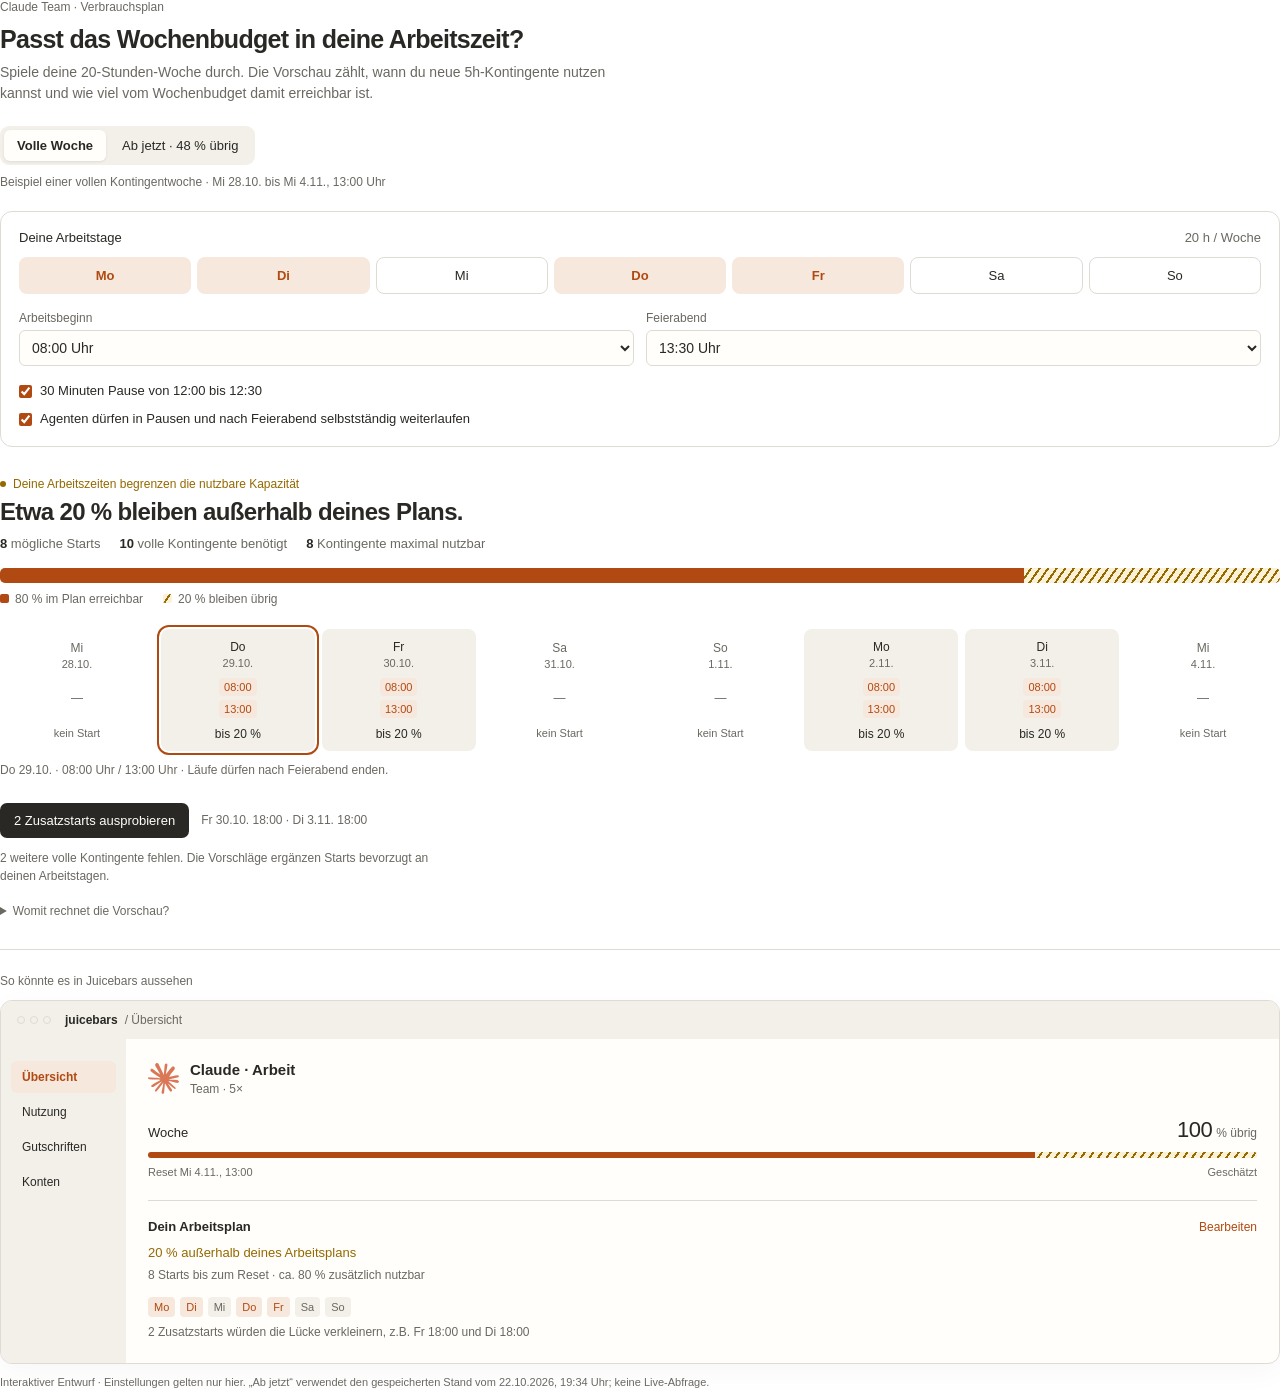
<file: design/work-plan-prototype.html>
<!doctype html>
<html lang="de">
<head>
<meta charset="utf-8">
<meta name="viewport" content="width=device-width, initial-scale=1">
<title>Juicebars · Arbeitswoche planen</title>
<style>
  body { margin:0; background:transparent; color:var(--foreground, light-dark(#262722,#eeeae5)); font-family:var(--font-sans, -apple-system,BlinkMacSystemFont,"Segoe UI",sans-serif); }
  * { box-sizing:border-box; }
  #work-plan { --ink:light-dark(#292824,#efede8); --sub:light-dark(#6a6861,#b4b1aa); --line:light-dark(#dedbd4,#41413b); --paper:light-dark(#fffefb,#292a27); --soft:light-dark(#f2f0e9,#34352f); --brand:light-dark(#b04a12,#ffa85c); --brand-soft:light-dark(#f6e8dd,#453529); --green:light-dark(#287a5b,#78c9a4); --green-soft:light-dark(#e8f1e9,#283e32); --amber:light-dark(#946900,#e9c065); --amber-soft:light-dark(#fbf1d7,#443c28); color:var(--ink); max-width:100%; }
  #work-plan h1 { margin:0 0 8px; font-size:25px; font-weight:600; letter-spacing:-.7px; line-height:1.2; }
  #work-plan h2 { margin:0; font-size:17px; font-weight:600; letter-spacing:-.25px; }
  #work-plan p { margin:0; line-height:1.5; }
  #work-plan button, #work-plan input { font:inherit; color:inherit; }
  #work-plan button { cursor:pointer; }
  #work-plan button:focus-visible, #work-plan input:focus-visible, #work-plan summary:focus-visible { outline:2px solid var(--brand); outline-offset:3px; }
  #work-plan .muted { color:var(--sub); }
  #work-plan .small { font-size:12px; line-height:1.45; }
  #work-plan .eyebrow { font-size:12px; color:var(--sub); margin-bottom:10px; }
  #work-plan .intro { max-width:610px; font-size:14px; }
  #work-plan .top { margin-bottom:22px; padding-right:65px; }
  #work-plan .segmented { display:flex; gap:3px; padding:4px; background:var(--soft); border-radius:9px; width:fit-content; margin:18px 0 10px; }
  #work-plan .segmented button { border:0; background:transparent; padding:8px 13px; border-radius:6px; font-size:13px; }
  #work-plan .segmented button[aria-pressed="true"] { background:var(--paper); box-shadow:0 1px 3px #00000016; font-weight:600; }
  #work-plan .dates { font-size:12px; color:var(--sub); margin-bottom:22px; }
  #work-plan .editor { padding:18px; border:1px solid var(--line); border-radius:12px; }
  #work-plan .section-label { display:flex; justify-content:space-between; gap:12px; align-items:baseline; margin-bottom:12px; font-size:13px; font-weight:500; }
  #work-plan .days { display:grid; grid-template-columns:repeat(7,minmax(0,1fr)); gap:6px; }
  #work-plan .day { border:1px solid var(--line); background:transparent; border-radius:8px; padding:10px 0; font-size:13px; }
  #work-plan .day[aria-pressed="true"] { background:var(--brand-soft); color:var(--brand); border-color:transparent; font-weight:600; }
  #work-plan .times { display:flex; align-items:end; flex-wrap:wrap; gap:12px; margin-top:17px; }
  #work-plan label.time { display:grid; gap:5px; font-size:12px; color:var(--sub); flex:1 1 110px; }
  #work-plan select { border:1px solid var(--line); border-radius:6px; background:var(--paper); padding:8px; min-width:0; width:100%; font:inherit; font-size:14px; color:var(--ink); }
  #work-plan .check { display:flex; align-items:flex-start; gap:8px; font-size:13px; line-height:1.5; }
  #work-plan .check input { accent-color:var(--brand); flex-shrink:0; margin:4px 0 0; }
  #work-plan .check + .check { margin-top:8px; }
  #work-plan .checks { margin-top:15px; }
  #work-plan .result { margin-top:26px; }
  #work-plan .headline { font-size:24px; line-height:1.2; letter-spacing:-.65px; font-weight:600; margin:7px 0 9px; }
  #work-plan .verdict { display:inline-flex; align-items:center; gap:7px; font-size:12px; color:var(--amber); }
  #work-plan .verdict.good { color:var(--green); }
  #work-plan .dot { display:inline-block; width:6px; height:6px; border-radius:50%; background:currentColor; }
  #work-plan .summary { display:flex; flex-wrap:wrap; gap:7px 19px; font-size:13px; color:var(--sub); margin-bottom:17px; }
  #work-plan .summary strong { color:var(--ink); font-weight:600; font-variant-numeric:tabular-nums; }
  #work-plan .budget { height:15px; border-radius:5px; overflow:hidden; display:flex; background:var(--soft); }
  #work-plan .budget > span { display:block; min-width:0; }
  #work-plan .consumed { background:var(--sub); opacity:.45; }
  #work-plan .reachable { background:var(--brand); }
  #work-plan .expires { background:repeating-linear-gradient(125deg,var(--amber-soft) 0 5px,var(--amber) 5px 7px); }
  #work-plan .legend { display:flex; flex-wrap:wrap; gap:10px 20px; margin-top:9px; font-size:12px; color:var(--sub); }
  #work-plan .legend span { display:flex; align-items:center; gap:6px; }
  #work-plan .swatch { display:inline-block; width:9px; height:9px; border-radius:2px; }
  #work-plan .timeline { display:grid; grid-template-columns:repeat(8,minmax(0,1fr)); gap:7px; margin-top:23px; }
  #work-plan .date-col { border:0; border-radius:8px; padding:11px 5px 10px; background:var(--soft); text-align:center; min-width:0; }
  #work-plan .date-col[aria-pressed="true"] { outline:2px solid var(--brand); outline-offset:2px; }
  #work-plan .date-col.off { background:transparent; color:var(--sub); }
  #work-plan .weekday { font-size:12px; font-weight:500; }
  #work-plan .date { font-size:11px; color:var(--sub); margin-top:3px; }
  #work-plan .slots { min-height:57px; display:flex; flex-direction:column; align-items:center; justify-content:center; gap:4px; padding:9px 0; }
  #work-plan .slot { display:block; border-radius:4px; background:var(--brand-soft); color:var(--brand); padding:3px 5px; font-size:11px; font-variant-numeric:tabular-nums; }
  #work-plan .slot.extra { background:var(--green-soft); color:var(--green); }
  #work-plan .day-capacity { font-size:12px; font-weight:500; font-variant-numeric:tabular-nums; }
  #work-plan .date-col.off .day-capacity { font-weight:400; font-size:11px; }
  #work-plan .selected { font-size:12px; color:var(--sub); padding-top:12px; min-height:38px; }
  #work-plan .action-row { display:flex; gap:12px; flex-wrap:wrap; align-items:center; margin-top:14px; }
  #work-plan .action { background:var(--ink); color:var(--paper); border:0; border-radius:7px; padding:10px 14px; font-size:13px; font-weight:500; }
  #work-plan .action.secondary { background:var(--soft); color:var(--ink); }
  #work-plan .action:disabled { cursor:default; opacity:.55; }
  #work-plan .help { max-width:460px; font-size:12px; color:var(--sub); margin-top:11px; }
  #work-plan details { margin-top:19px; font-size:12px; color:var(--sub); }
  #work-plan summary { cursor:pointer; width:fit-content; }
  #work-plan .assumptions { display:grid; grid-template-columns:1fr 1fr; gap:16px; padding-top:14px; }
  #work-plan .assumptions label { display:grid; gap:8px; }
  #work-plan input[type="range"] { width:100%; accent-color:var(--brand); }
  #work-plan .assumption-note { grid-column:1 / -1; }
  #work-plan .error { color:light-dark(#af3434,#ff9d9d); margin-top:10px; }
  #work-plan .app-example { margin-top:31px; padding-top:24px; border-top:1px solid var(--line); }
  #work-plan .app-label { font-size:12px; color:var(--sub); margin-bottom:12px; }
  #work-plan .app { border-radius:12px; overflow:hidden; background:var(--paper); border:1px solid var(--line); box-shadow:0 8px 30px #00000009; color:var(--ink); }
  #work-plan .app-top { display:flex; align-items:center; gap:7px; padding:12px 16px; background:var(--soft); font-size:12px; }
  #work-plan .traffic { display:flex; gap:5px; margin-right:7px; }
  #work-plan .traffic i { width:8px; height:8px; border:1px solid var(--line); border-radius:50%; }
  #work-plan .app-top b { font-weight:600; }
  #work-plan .app-body { display:grid; grid-template-columns:125px minmax(0,1fr); }
  #work-plan .sidebar { padding:22px 10px; background:var(--soft); font-size:12px; }
  #work-plan .sidebar div { padding:9px 11px; margin-bottom:3px; border-radius:6px; }
  #work-plan .sidebar .active { background:var(--brand-soft); color:var(--brand); font-weight:600; }
  #work-plan .account { padding:22px; min-width:0; }
  #work-plan .account-head { display:flex; gap:11px; align-items:center; margin-bottom:21px; }
  #work-plan .provider { width:31px; height:31px; object-fit:contain; }
  #work-plan .account-head b { font-size:15px; font-weight:600; }
  #work-plan .account-head small { display:block; color:var(--sub); margin-top:3px; font-size:12px; }
  #work-plan .app-amount { display:flex; justify-content:space-between; align-items:baseline; font-size:13px; margin-bottom:9px; }
  #work-plan .app-amount strong { font-size:22px; font-weight:500; letter-spacing:-.5px; }
  #work-plan .app-amount small { font-size:12px; font-weight:400; color:var(--sub); margin-left:4px; }
  #work-plan .app-meter { height:6px; display:flex; border-radius:6px; overflow:hidden; background:var(--soft); }
  #work-plan .app-foot { display:flex; justify-content:space-between; gap:8px; margin-top:8px; font-size:11px; color:var(--sub); }
  #work-plan .app-plan { margin-top:22px; border-top:1px solid var(--line); padding-top:17px; }
  #work-plan .app-plan-head { display:flex; justify-content:space-between; gap:10px; align-items:baseline; font-size:13px; font-weight:600; }
  #work-plan .app-plan-head button { border:0; padding:2px 0; background:transparent; font-size:12px; font-weight:400; color:var(--brand); }
  #work-plan .app-status { margin-top:9px; color:var(--amber); font-size:13px; font-weight:500; }
  #work-plan .app-status.good { color:var(--green); }
  #work-plan .app-plan p { font-size:12px; color:var(--sub); margin-top:6px; }
  #work-plan .mini-days { display:flex; gap:5px; margin-top:13px; flex-wrap:wrap; }
  #work-plan .mini-day { font-size:11px; padding:4px 6px; border-radius:4px; background:var(--soft); color:var(--sub); }
  #work-plan .mini-day.on { background:var(--brand-soft); color:var(--brand); }
  #work-plan .prototype-note { font-size:11px; color:var(--sub); margin-top:10px; }
  @media(max-width:560px) {
    #work-plan .top { padding-right:25px; }
    #work-plan h1 { font-size:23px; }
    #work-plan .editor { padding:14px; }
    #work-plan .timeline { grid-template-columns:repeat(4,minmax(0,1fr)); gap:8px; }
    #work-plan .slots { min-height:52px; }
    #work-plan .headline { font-size:22px; }
    #work-plan .app-body { grid-template-columns:1fr; }
    #work-plan .sidebar { display:none; }
    #work-plan .account { padding:18px; }
    #work-plan .assumptions { grid-template-columns:1fr; }
    #work-plan .assumption-note { grid-column:1; }
    #work-plan .times { gap:10px; }
  }
  @media(pointer:coarse) { #work-plan button { min-height:44px; } #work-plan .check { padding-block:5px; } }
</style>
</head>
<body>
<main id="work-plan">
  <header class="top">
    <div class="eyebrow">Claude Team · Verbrauchsplan</div>
    <h1>Passt das Wochenbudget in deine Arbeitszeit?</h1>
    <p class="intro muted">Spiele deine 20-Stunden-Woche durch. Die Vorschau zählt, wann du neue 5h-Kontingente nutzen kannst und wie viel vom Wochenbudget damit erreichbar ist.</p>
  </header>
  <div class="segmented" role="group" aria-label="Planungszeitraum">
    <button id="whole-mode" type="button" aria-pressed="true">Volle Woche</button>
    <button id="current-mode" type="button" aria-pressed="false">Ab jetzt · 48 % übrig</button>
  </div>
  <div id="period" class="dates"></div>
  <section class="editor" aria-label="Arbeitszeiten einstellen" id="schedule-editor">
    <div class="section-label"><span>Deine Arbeitstage</span><span id="work-hours" class="muted"></span></div>
    <div class="days" id="weekdays"></div>
    <div class="times">
      <label class="time">Arbeitsbeginn<select id="start-time" aria-label="Arbeitsbeginn"></select></label>
      <label class="time">Feierabend<select id="end-time" aria-label="Feierabend"></select></label>
    </div>
    <div class="checks">
      <label class="check"><input id="lunch" type="checkbox" checked><span>30 Minuten Pause von 12:00 bis 12:30</span></label>
      <label class="check"><input id="continue" type="checkbox" checked><span>Agenten dürfen in Pausen und nach Feierabend selbstständig weiterlaufen</span></label>
    </div>
    <p class="error small" id="error" role="alert" hidden></p>
  </section>
  <section class="result" aria-label="Ergebnis deiner Planung">
    <div class="verdict" id="verdict"><span class="dot"></span><span id="verdict-label"></span></div>
    <div class="headline" id="headline" aria-live="polite"></div>
    <div class="summary" id="summary"></div>
    <div class="budget" id="budget" role="img"></div>
    <div class="legend" id="legend"></div>
    <div class="timeline" id="timeline" role="group" aria-label="Startmöglichkeiten bis zum Wochenreset"></div>
    <div class="selected" id="selected-detail" aria-live="polite"></div>
    <div class="action-row">
      <button class="action" id="extra-button" type="button"></button>
      <span class="small muted" id="extra-summary"></span>
    </div>
    <p class="help" id="guidance"></p>
    <details>
      <summary>Womit rechnet die Vorschau?</summary>
      <div class="assumptions">
        <label><span>Volles Kontingent ≈ <b id="quota-label">10 %</b> der Woche</span><input id="quota" type="range" min="5" max="20" step="0.5" value="10"></label>
        <label><span>Agentenlast: ein Kontingent in <b id="burn-label">40 Min.</b></span><input id="burn" type="range" min="10" max="300" step="10" value="40"></label>
        <p class="assumption-note">Schätzwerte aus deinen Team-Läufen. Ein Start öffnet ein 5-Stunden-Fenster; das Kontingent kann schon nach etwa 40 Minuten verbraucht sein. Starts liegen mindestens fünf Stunden auseinander. Der Wochenreset und Arbeitszeiten werden in Europe/Berlin gerechnet. Für den Beginn wird ein volles 5h-Kontingent angenommen.</p>
      </div>
    </details>
  </section>
  <section class="app-example" aria-label="Beispiel für die App">
    <div class="app-label">So könnte es in Juicebars aussehen</div>
    <div class="app">
      <div class="app-top"><span class="traffic" aria-hidden="true"><i></i><i></i><i></i></span><b>juicebars</b><span class="muted">/ Übersicht</span></div>
      <div class="app-body">
        <nav class="sidebar" aria-label="App-Beispiel"><div class="active">Übersicht</div><div>Nutzung</div><div>Gutschriften</div><div>Konten</div></nav>
        <div class="account">
          <div class="account-head"><img class="provider" src="[data-uri]" alt=""><div><b>Claude · Arbeit</b><small>Team · 5×</small></div></div>
          <div class="app-amount"><span>Woche</span><span><strong id="app-remaining">100</strong><small>% übrig</small></span></div>
          <div class="app-meter" id="app-meter"></div>
          <div class="app-foot"><span id="app-reset"></span><span>Geschätzt</span></div>
          <div class="app-plan">
            <div class="app-plan-head"><span>Dein Arbeitsplan</span><button id="app-edit" type="button">Bearbeiten</button></div>
            <div class="app-status" id="app-status"></div>
            <p id="app-plan-detail"></p>
            <div class="mini-days" id="app-days"></div>
            <p id="app-advice"></p>
          </div>
        </div>
      </div>
    </div>
    <p class="prototype-note">Interaktiver Entwurf · Einstellungen gelten nur hier. „Ab jetzt“ verwendet den gespeicherten Stand vom 22.10.2026, 19:34 Uhr; keine Live-Abfrage.</p>
  </section>
</main>
<script id="planning-logic">
// PROTOTYPE. Pure planning functions; no DOM, storage, requests or production integration.
const Planner = (() => {
  const MIN=60000, FIVE=300*MIN, names=['So','Mo','Di','Mi','Do','Fr','Sa'];
  const parts=t=>Object.fromEntries(new Intl.DateTimeFormat('en-CA',{timeZone:'Europe/Berlin',year:'numeric',month:'2-digit',day:'2-digit',hour:'2-digit',minute:'2-digit',hourCycle:'h23'}).formatToParts(new Date(t)).filter(p=>p.type!=='literal').map(p=>[p.type,p.value]));
  function at(date, minutes) {
    const [y,m,d]=date.split('-').map(Number),h=Math.floor(minutes/60),mi=minutes%60;
    const wanted=Date.UTC(y,m-1,d,h,mi); let t=wanted;
    for(let i=0;i<3;i++){const p=parts(t),shown=Date.UTC(+p.year,+p.month-1,+p.day,+p.hour,+p.minute);t+=wanted-shown;}
    return t;
  }
  function dates(from,to) {
    const a=parts(from),b=parts(to),end=`${b.year}-${b.month}-${b.day}`;
    let date=`${a.year}-${a.month}-${a.day}`,out=[];
    for(let i=0;i<10;i++) {out.push(date);if(date===end)break; const d=new Date(Date.UTC(+date.slice(0,4),+date.slice(5,7)-1,+date.slice(8,10)+1));date=d.toISOString().slice(0,10);}
    return out;
  }
  const weekday=date=>new Date(date+'T12:00:00Z').getUTCDay();
  function context(state) {
    return state.mode==='current'?{from:Date.parse('2026-10-22T19:34:02+02:00'),until:Date.parse('2026-10-28T13:00:00+01:00'),remaining:48}:{from:Date.parse('2026-10-28T13:00:00+01:00'),until:Date.parse('2026-11-04T13:00:00+01:00'),remaining:100};
  }
  function intervals(state,c,extras=[]) {
    const out=[];
    for(const date of dates(c.from,c.until)) {
      if(!state.days.includes(weekday(date)))continue;
      const raw=state.lunch?[[state.start,Math.min(state.end,720)],[Math.max(state.start,750),state.end]]:[[state.start,state.end]];
      for(const [a,b] of raw)if(b>a){const from=Math.max(c.from,at(date,a)),until=Math.min(c.until,at(date,b));if(until>from)out.push({from,until,date,extra:false});}
    }
    for(const e of extras)if(e.until>c.from&&e.from<c.until)out.push({...e,from:Math.max(e.from,c.from),until:Math.min(e.until,c.until),extra:true});
    return out.sort((a,b)=>a.from-b.from);
  }
  function simulate(state,c,windows) {
    let cursor=c.from;const slots=[];
    for(let i=0;i<100;i++) {
      const iv=windows.find(w=>w.until>cursor);if(!iv)break;
      const start=Math.max(cursor,iv.from);if(start>=c.until)break;
      const end=Math.min(c.until,start+FIVE);
      const active=state.continue?end-start:windows.reduce((sum,w)=>sum+Math.max(0,Math.min(end,w.until)-Math.max(start,w.from)),0);
      const share=Math.min(1,active/(state.burn*MIN));
      slots.push({start,end,share,date:iv.date,extra:iv.extra});cursor=start+FIVE;
    }
    return slots;
  }
  function extraIntervals(state,c,baseSlots,gap) {
    const need=Math.ceil(Math.max(0,gap)/state.quota-1e-8),all=dates(c.from,c.until),candidates=[];
    for(const date of all){
      const daySlots=baseSlots.filter(s=>s.date===date);
      const earliest=daySlots.length?daySlots[daySlots.length-1].start+FIVE:at(date,state.end);
      const from=Math.max(c.from,earliest,at(date,state.end));
      if(from+state.burn*MIN>c.until||from>=at(date,22*60))continue;
      const rank=state.days.includes(weekday(date))?0:10;
      const pref={5:0,2:1,4:2,1:3,3:4,6:5,0:6}[weekday(date)];
      candidates.push({from,until:from+state.burn*MIN,date,rank:rank+pref});
    }
    return candidates.sort((a,b)=>a.rank-b.rank||a.from-b.from).slice(0,need).sort((a,b)=>a.from-b.from);
  }
  function plan(state) {
    const c=context(state),base=simulate(state,c,intervals(state,c));
    const baseCapacity=base.reduce((n,s)=>n+s.share*state.quota,0),gap=Math.max(0,c.remaining-baseCapacity);
    const proposed=extraIntervals(state,c,base,gap),extra=state.extras?proposed:[];
    const slots=state.extras?simulate(state,c,intervals(state,c,extra)):base;
    const units=slots.reduce((n,s)=>n+s.share,0),capacity=units*state.quota;
    const reachable=Math.min(c.remaining,capacity),expiring=Math.max(0,c.remaining-capacity);
    const nominalDays=state.days.length, lunchMinutes=state.lunch?Math.max(0,Math.min(state.end,750)-Math.max(state.start,720)):0;
    return {c,slots,base,proposed,extra,units,capacity,reachable,expiring,needed:c.remaining/state.quota,load:capacity?c.remaining/capacity:Infinity,weeklyHours:nominalDays*Math.max(0,state.end-state.start-lunchMinutes)/60,dayDates:dates(c.from,c.until)};
  }
  return {plan,at,weekday,names,parts};
})();
</script>
<script>
(() => {
  const root=document.getElementById('work-plan'),$=id=>root.querySelector('#'+id);
  function syncTheme() {
    const background=getComputedStyle(document.documentElement).getPropertyValue('--background').trim();
    let dark=matchMedia('(prefers-color-scheme: dark)').matches;
    if(background){const canvas=document.createElement('canvas'),ctx=canvas.getContext('2d');ctx.fillStyle=background;ctx.fillRect(0,0,1,1);const [r,g,b]=ctx.getImageData(0,0,1,1).data;dark=(r*.2126+g*.7152+b*.0722)<128;}
    root.style.colorScheme=dark?'dark':'light';
  }
  syncTheme();
  new MutationObserver(syncTheme).observe(document.documentElement,{attributes:true,attributeFilter:['style','class','data-theme']});
  matchMedia('(prefers-color-scheme: dark)').addEventListener('change',syncTheme);
  const state={mode:'whole',days:[1,2,4,5],start:480,end:810,lunch:true,continue:true,burn:40,quota:10,extras:false,selected:null};
  const fmt=x=>new Intl.NumberFormat('de-DE',{maximumFractionDigits:1}).format(Math.abs(x)<1e-8?0:x);
  const clock=t=>new Intl.DateTimeFormat('de-DE',{timeZone:'Europe/Berlin',hour:'2-digit',minute:'2-digit'}).format(new Date(t));
  const date=t=>new Intl.DateTimeFormat('de-DE',{timeZone:'Europe/Berlin',day:'numeric',month:'numeric'}).format(new Date(t));
  const shortDate=d=>new Intl.DateTimeFormat('de-DE',{timeZone:'Europe/Berlin',day:'numeric',month:'numeric'}).format(new Date(d+'T12:00:00Z'));
  const mins=s=>{const [h,m]=s.split(':').map(Number);return h*60+m;};
  const timeValue=m=>`${String(Math.floor(m/60)).padStart(2,'0')}:${String(m%60).padStart(2,'0')}`;
  const options=Array.from({length:96},(_,i)=>`<option value="${timeValue(i*15)}">${timeValue(i*15)} Uhr</option>`).join('');
  $('start-time').innerHTML=options;$('end-time').innerHTML=options;
  const dayName=d=>Planner.names[Planner.weekday(d)];
  function render() {
    $('start-time').value=timeValue(state.start);$('end-time').value=timeValue(state.end);$('lunch').checked=state.lunch;$('continue').checked=state.continue;
    $('whole-mode').setAttribute('aria-pressed',state.mode==='whole');$('current-mode').setAttribute('aria-pressed',state.mode==='current');
    const valid=Number.isFinite(state.start)&&Number.isFinite(state.end)&&state.end>state.start;
    $('error').hidden=valid;$('error').textContent=valid?'':'Der Feierabend muss nach dem Arbeitsbeginn liegen.';
    if(!valid)return;
    const p=Planner.plan(state),loss=p.expiring>.05,consumed=100-p.c.remaining;
    $('weekdays').innerHTML=[1,2,3,4,5,6,0].map(d=>`<button type="button" class="day" data-day="${d}" aria-label="${['Sonntag','Montag','Dienstag','Mittwoch','Donnerstag','Freitag','Samstag'][d]}" aria-pressed="${state.days.includes(d)}">${Planner.names[d]}</button>`).join('');
    $('work-hours').textContent=`${fmt(p.weeklyHours)} h / Woche`;
    $('period').textContent=state.mode==='whole'?`Beispiel einer vollen Kontingentwoche · Mi ${date(p.c.from)} bis Mi ${date(p.c.until)}, ${clock(p.c.until)} Uhr`:`Gespeicherter Stand Do 22.10., 19:34 · Reset Mi ${date(p.c.until)}, ${clock(p.c.until)} Uhr · Europe/Berlin`;
    $('verdict').classList.toggle('good',!loss);$('verdict-label').textContent=loss?'Deine Arbeitszeiten begrenzen die nutzbare Kapazität':'Das restliche Budget passt in deinen Plan';
    $('headline').textContent=loss?`Etwa ${fmt(p.expiring)} % bleiben außerhalb deines Plans.`:state.extras?'Mit den Zusatzstarts ist das Budget erreichbar.':'Du brauchst keine zusätzlichen Zeitfenster.';
    const available=p.slots.length;
    $('summary').innerHTML=`<span><strong>${available}</strong> mögliche Starts</span><span><strong>${fmt(p.needed)}</strong> volle Kontingente benötigt</span><span><strong>${fmt(p.units)}</strong> Kontingente maximal nutzbar</span>`;
    $('budget').innerHTML=`<span class="consumed" style="width:${consumed}%"></span><span class="reachable" style="width:${p.reachable}%"></span><span class="expires" style="width:${p.expiring}%"></span>`;
    $('budget').setAttribute('aria-label',`${fmt(consumed)} Prozent verbraucht, ${fmt(p.reachable)} Prozent im Plan erreichbar, ${fmt(p.expiring)} Prozent verbleiben beim Reset.`);
    $('legend').innerHTML=(consumed?`<span><i class="swatch consumed"></i>${fmt(consumed)} % verbraucht</span>`:'')+`<span><i class="swatch reachable"></i>${fmt(p.reachable)} % im Plan erreichbar</span>`+(loss?`<span><i class="swatch expires"></i>${fmt(p.expiring)} % bleiben übrig</span>`:'');
    if(!state.selected||!p.dayDates.includes(state.selected))state.selected=p.slots[0]?.date||p.dayDates[0];
    $('timeline').innerHTML=p.dayDates.map(d=>{
      const slots=p.slots.filter(s=>s.date===d),cap=slots.reduce((sum,s)=>sum+s.share*state.quota,0);
      const chips=slots.map(s=>`<span class="slot${s.extra?' extra':''}">${s.extra?'+ ':''}${clock(s.start)}</span>`).join('');
      return `<button type="button" class="date-col${slots.length?'':' off'}" data-date="${d}" aria-pressed="${state.selected===d}" aria-label="${dayName(d)} ${shortDate(d)}: ${slots.length} Starts, ${fmt(cap)} Prozent Wochenkapazität"><div class="weekday">${dayName(d)}</div><div class="date">${shortDate(d)}</div><div class="slots">${chips||'<span class="small">—</span>'}</div><div class="day-capacity">${slots.length?`bis ${fmt(cap)} %`:'kein Start'}</div></button>`;
    }).join('');
    const selected=p.slots.filter(s=>s.date===state.selected);
    $('selected-detail').textContent=selected.length?`${dayName(state.selected)} ${shortDate(state.selected)} · ${selected.map(s=>`${clock(s.start)} Uhr${s.share<.999?` · ${fmt(s.share*100)} % eines Kontingents`:''}${s.extra?' zusätzlich':''}`).join(' / ')}${state.continue?' · Läufe dürfen nach Feierabend enden.':' · Verbrauch nur während deiner Arbeitszeiten.'}`:`${dayName(state.selected)} ${shortDate(state.selected)} · Hier ist kein nutzbarer Start eingeplant.`;
    const extras=p.proposed.length;
    $('extra-button').disabled=!state.extras&&!loss;
    $('extra-button').classList.toggle('secondary',state.extras||!loss);
    $('extra-button').textContent=state.extras?'Zusatzstarts entfernen':loss?`${extras} Zusatzstart${extras===1?'':'s'} ausprobieren`:'Keine Zusatzstarts nötig';
    $('extra-summary').textContent=(state.extras||loss)&&extras?p.proposed.map(e=>`${dayName(e.date)} ${shortDate(e.date)} ${clock(e.from)}`).join(' · '):'';
    const regularDays=new Set(p.slots.filter(s=>!s.extra).map(s=>s.date)).size;
    $('guidance').textContent=!available?'Wähle mindestens einen Arbeitstag mit einer Startzeit.':loss?`${fmt(p.expiring/state.quota)} weitere volle Kontingente fehlen. Die Vorschläge ergänzen Starts bevorzugt an deinen Arbeitstagen.`:`Für den Wochenrest reichen im Mittel ${fmt(Math.min(100,p.load*100))} % je verfügbarem Kontingent${regularDays?` an ${regularDays} Arbeitstagen`:''}.`;
    $('quota-label').textContent=`${fmt(state.quota)} %`;$('burn-label').textContent=`${state.burn} Min.`;
    $('app-remaining').textContent=fmt(p.c.remaining);$('app-reset').textContent=`Reset Mi ${date(p.c.until)}, ${clock(p.c.until)}`;
    $('app-meter').innerHTML=`<span class="reachable" style="width:${p.reachable}%"></span><span class="expires" style="width:${p.expiring}%"></span>`;
    $('app-status').classList.toggle('good',!loss);$('app-status').textContent=loss?`${fmt(p.expiring)} % außerhalb deines Arbeitsplans`:'Wochenrest in deinen Arbeitszeiten erreichbar';
    if(state.extras&&!loss)$('app-status').textContent='Wochenrest mit Zusatzstarts erreichbar';
    $('app-plan-detail').textContent=`${p.slots.length} Starts bis zum Reset · ca. ${fmt(p.reachable)} % zusätzlich nutzbar`;
    $('app-days').innerHTML=[1,2,3,4,5,6,0].map(d=>`<span class="mini-day${state.days.includes(d)?' on':''}">${Planner.names[d]}</span>`).join('');
    $('app-advice').textContent=loss?`${extras} Zusatzstarts würden die Lücke verkleinern${extras?`, z.B. ${p.proposed.map(e=>`${dayName(e.date)} ${clock(e.from)}`).join(' und ')}`:'.'}`:`${timeValue(state.start)}–${timeValue(state.end)} Uhr${state.lunch?' · 30 Min. Pause':''}${state.extras?' · Zusatzstarts aktiv':''}`;
    window.workPlanPreview={state:{...state},result:p,Planner};
  }
  function change(fn){fn();state.extras=false;render();}
  $('weekdays').addEventListener('click',e=>{const b=e.target.closest('[data-day]');if(!b)return;const d=+b.dataset.day;change(()=>state.days=state.days.includes(d)?state.days.filter(x=>x!==d):[...state.days,d]);});
  $('timeline').addEventListener('click',e=>{const b=e.target.closest('[data-date]');if(b){state.selected=b.dataset.date;render();}});
  $('start-time').addEventListener('change',e=>change(()=>state.start=mins(e.target.value)));
  $('end-time').addEventListener('change',e=>change(()=>state.end=mins(e.target.value)));
  $('lunch').addEventListener('change',e=>change(()=>state.lunch=e.target.checked));
  $('continue').addEventListener('change',e=>change(()=>state.continue=e.target.checked));
  $('quota').addEventListener('input',e=>change(()=>state.quota=+e.target.value));
  $('burn').addEventListener('input',e=>change(()=>state.burn=+e.target.value));
  $('whole-mode').addEventListener('click',()=>change(()=>{state.mode='whole';state.selected=null;}));
  $('current-mode').addEventListener('click',()=>change(()=>{state.mode='current';state.selected=null;}));
  $('extra-button').addEventListener('click',()=>{state.extras=!state.extras;render();});
  $('app-edit').addEventListener('click',()=>{$('schedule-editor').scrollIntoView({behavior:'smooth',block:'center'});$('start-time').focus({preventScroll:true});});
  render();
  console.log('Planning preview ready',JSON.stringify({hours:window.workPlanPreview.result.weeklyHours,capacity:window.workPlanPreview.result.capacity,expiring:window.workPlanPreview.result.expiring,slots:window.workPlanPreview.result.slots.length}));
})();
</script>
</body>
</html>
</file>
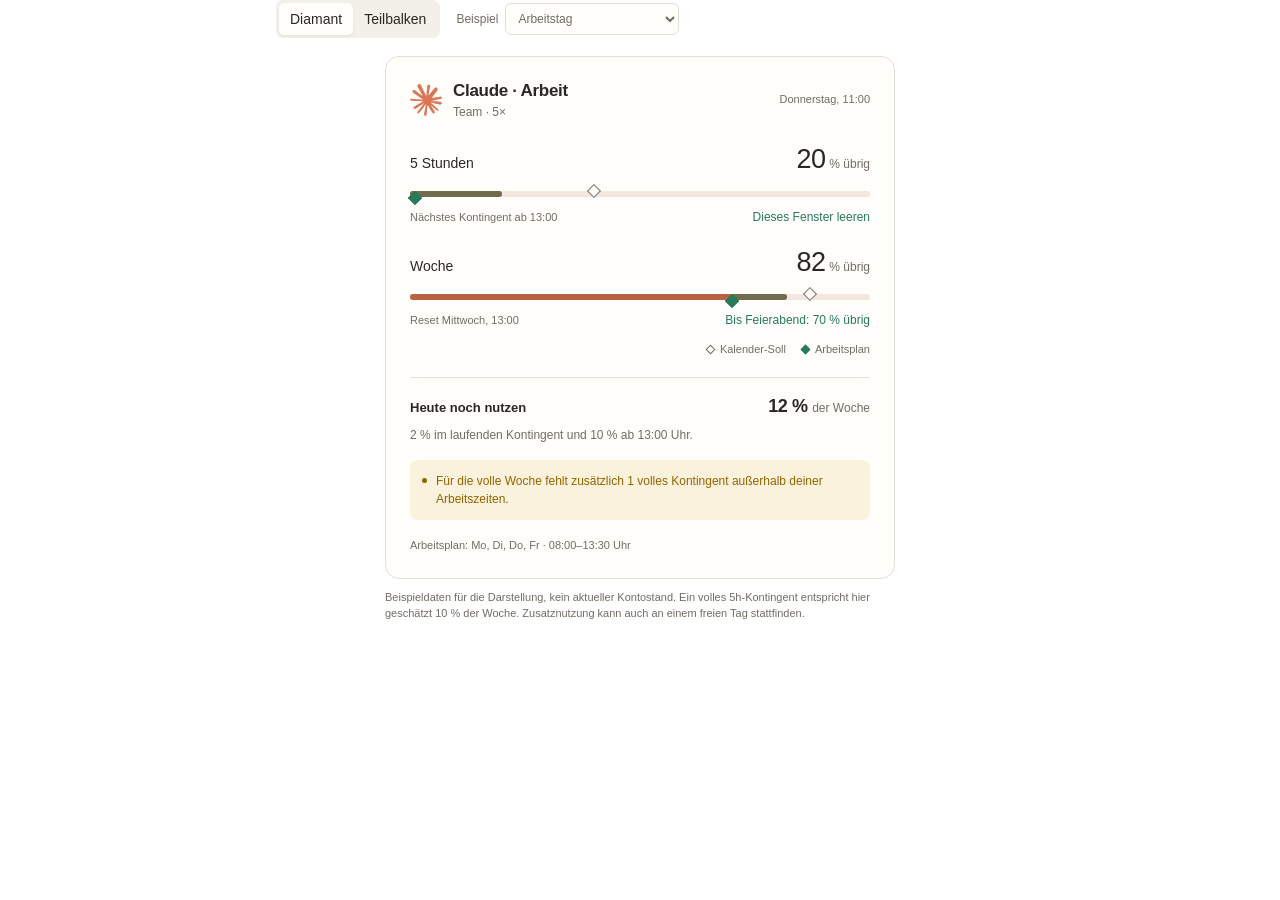
<file: design/work-target-prototype.html>
<!doctype html>
<!-- Compact work-plan study. Example states only; no app changes or saved settings. -->
<html lang="de">
<head>
<meta charset="utf-8"><meta name="viewport" content="width=device-width,initial-scale=1">
<title>Juicebars · Tagesziel am Balken</title>
<style>
*{box-sizing:border-box}body{margin:0;background:transparent;font-family:var(--font-sans,-apple-system,BlinkMacSystemFont,"Segoe UI",sans-serif)}
#target-demo{--ink:light-dark(#292824,#eeece7);--sub:light-dark(#716d65,#b4b0a8);--paper:light-dark(#fffefb,#292a27);--soft:light-dark(#f2f0e9,#35352f);--line:light-dark(#e4dfd7,#44433d);--provider:light-dark(#ba6142,#ed9e73);--track:light-dark(#f3e7df,#44362c);--plan:light-dark(#287a5b,#78c9a4);--plan-soft:light-dark(#e9f2eb,#2c3b31);--amber:light-dark(#906500,#e9c065);--amber-soft:light-dark(#fbf2dd,#403925);color:var(--ink);font-size:14px;max-width:728px;margin:auto}
#target-demo button,#target-demo select{font:inherit;color:inherit}#target-demo button{cursor:pointer}#target-demo button:focus-visible,#target-demo select:focus-visible{outline:2px solid var(--plan);outline-offset:3px}
.preview-controls{display:flex;flex-wrap:wrap;gap:10px 16px;align-items:center;margin-bottom:18px;padding-right:55px}.variant{display:flex;background:var(--soft);padding:3px;border-radius:7px}.variant button{border:0;border-radius:5px;background:transparent;padding:8px 11px;font-size:12px}.variant button[aria-pressed=true]{background:var(--paper);box-shadow:0 1px 3px #00000012;font-weight:600}.scenario{display:flex;gap:7px;align-items:center;font-size:12px;color:var(--sub)}.scenario select{border:1px solid var(--line);background:var(--paper);padding:7px 8px;border-radius:6px;max-width:100%;font-size:12px;color:var(--ink)}
.account-card{background:var(--paper);border:1px solid var(--line);border-radius:14px;padding:24px;max-width:510px;margin:auto}.account-header{display:flex;gap:11px;align-items:center;margin-bottom:25px}.provider{width:32px;height:32px}.account-header h1{font-size:17px;letter-spacing:-.3px;margin:0 0 4px;font-weight:600}.account-header p{margin:0;font-size:12px;color:var(--sub)}.state-label{margin-left:auto;color:var(--sub);font-size:11px;text-align:right;max-width:110px;line-height:1.4}
.limit+.limit{margin-top:23px}.limit-heading{display:flex;justify-content:space-between;align-items:baseline;gap:10px;font-size:14px;font-weight:500}.remaining{font-size:27px;letter-spacing:-.6px;font-weight:500;font-variant-numeric:tabular-nums}.remaining small{font-size:12px;letter-spacing:0;color:var(--sub);font-weight:400;margin-left:4px}.bar{position:relative;height:24px;margin:4px 0 7px}.track,.fill{position:absolute;left:0;top:12px;height:6px;border-radius:6px}.track{width:100%;background:var(--track)}.fill{width:var(--fill);background:var(--provider)}.goal-distance{position:absolute;top:12px;height:6px;background:var(--plan);opacity:.5;left:var(--goal);width:max(0px,calc(var(--fill) - var(--goal)));border-radius:4px}.diamond{width:10px;height:10px;position:absolute;top:7px;left:clamp(5px,var(--position),calc(100% - 5px));transform:translateX(-50%) rotate(45deg);background:var(--paper);border:1.5px solid var(--sub);z-index:1}.diamond.plan{background:var(--plan);border-color:var(--plan);width:10px;height:10px;top:14px;z-index:2}.limit-meta{display:flex;justify-content:space-between;gap:8px;align-items:baseline;font-size:11px;color:var(--sub)}.target-caption{font-size:12px;font-weight:500;color:var(--plan);text-align:right}.legend{display:flex;justify-content:flex-end;gap:16px;margin-top:16px;color:var(--sub);font-size:11px}.legend span{display:flex;align-items:center;gap:6px}.legend i{display:inline-block;width:7px;height:7px;transform:rotate(45deg);border:1px solid var(--sub)}.legend .plan-key{background:var(--plan);border-color:var(--plan)}
.today{border-top:1px solid var(--line);margin-top:22px;padding-top:18px}.today-top{display:flex;justify-content:space-between;gap:10px;align-items:baseline;margin-bottom:9px}.today-title{font-size:13px;font-weight:600}.today-amount{font-size:18px;font-weight:600;letter-spacing:-.4px}.today-amount small{font-size:12px;font-weight:400;letter-spacing:0;color:var(--sub)}.today-help{font-size:12px;color:var(--sub);line-height:1.5;margin:0}.segments{display:flex;gap:9px;margin:12px 0 7px}.piece{flex:1;min-width:0}.piece-track{height:9px;background:var(--track);border-radius:4px;overflow:hidden}.piece-fill{height:9px;background:var(--provider);width:var(--piece-fill)}.piece-label{font-size:11px;color:var(--sub);margin-top:6px}.segments-area[hidden],.legend[hidden],.target-caption[hidden]{display:none}.signal{display:flex;gap:9px;align-items:flex-start;border-radius:8px;background:var(--amber-soft);color:var(--amber);padding:12px;margin-top:16px;font-size:12px;line-height:1.5}.signal.good{background:var(--plan-soft);color:var(--plan)}.signal-dot{flex-shrink:0;margin-top:6px;width:5px;height:5px;border-radius:50%;background:currentColor}.plan-line{color:var(--sub);font-size:11px;margin-top:17px;line-height:1.5}.footnote{max-width:510px;margin:10px auto 0;color:var(--sub);font-size:11px;line-height:1.5}
@media(max-width:450px){.account-card{padding:20px}.preview-controls{padding-right:10px;gap:10px}.scenario{width:100%}.scenario select{flex:1;min-width:0}.state-label{max-width:90px}.remaining{font-size:25px}.today-top{flex-wrap:wrap;gap:5px}.target-caption{font-size:11px}}
@media(pointer:coarse){.variant button,.scenario select{min-height:44px}}
</style>
</head>
<body>
<main id="target-demo">
  <div class="preview-controls" aria-label="Entwurf ausprobieren">
    <div class="variant" role="group" aria-label="Darstellung"><button id="diamond-view" aria-pressed="true" type="button">Diamant</button><button id="segments-view" aria-pressed="false" type="button">Teilbalken</button></div>
    <label class="scenario">Beispiel <select id="scenario"><option value="work">Arbeitstag</option><option value="free">Mittwoch · mit Freiraum</option><option value="tight">Mittwoch · ohne Freiraum</option></select></label>
  </div>
  <section class="account-card" aria-label="Claude-Arbeitskonto">
    <header class="account-header"><img class="provider" src="[data-uri]" alt=""><div><h1>Claude · Arbeit</h1><p>Team · 5×</p></div><span class="state-label" id="state-label"></span></header>
    <section class="limit" aria-label="Fünf-Stunden-Kontingent">
      <div class="limit-heading"><span>5 Stunden</span><span class="remaining"><span id="short-value"></span><small>% übrig</small></span></div>
      <div class="bar" id="short-bar" role="img"></div>
      <div class="limit-meta"><span id="short-reset"></span><span class="target-caption" id="short-target"></span></div>
    </section>
    <section class="limit" aria-label="Wochenkontingent">
      <div class="limit-heading"><span>Woche</span><span class="remaining"><span id="week-value"></span><small>% übrig</small></span></div>
      <div class="bar" id="week-bar" role="img"></div>
      <div class="limit-meta"><span id="week-reset"></span><span class="target-caption" id="week-target"></span></div>
    </section>
    <div class="legend" id="legend"><span><i></i>Kalender-Soll</span><span><i class="plan-key"></i>Arbeitsplan</span></div>
    <section class="today" aria-label="Dein heutiges Budget">
      <div class="today-top"><span class="today-title" id="today-title"></span><span class="today-amount" id="today-amount" aria-live="polite"></span></div>
      <p class="today-help" id="today-help"></p>
      <div class="segments-area" id="segments-area" hidden><div class="segments" id="segments"></div><p class="today-help" id="segments-help"></p></div>
      <div class="signal" id="signal"><span class="signal-dot" aria-hidden="true"></span><span id="signal-text"></span></div>
    </section>
    <div class="plan-line">Arbeitsplan: Mo, Di, Do, Fr · 08:00–13:30 Uhr</div>
  </section>
  <p class="footnote">Beispieldaten für die Darstellung, kein aktueller Kontostand. Ein volles 5h-Kontingent entspricht hier geschätzt 10 % der Woche. Zusatznutzung kann auch an einem freien Tag stattfinden.</p>
</main>
<script>
(() => {
  const root=document.getElementById('target-demo'),$=id=>root.querySelector('#'+id);
  function theme(){const bg=getComputedStyle(document.documentElement).getPropertyValue('--background').trim();let dark=matchMedia('(prefers-color-scheme:dark)').matches;if(bg){const c=document.createElement('canvas'),x=c.getContext('2d');x.fillStyle=bg;x.fillRect(0,0,1,1);const [r,g,b]=x.getImageData(0,0,1,1).data;dark=r*.2126+g*.7152+b*.0722<128;}root.style.colorScheme=dark?'dark':'light';}
  theme();new MutationObserver(theme).observe(document.documentElement,{attributes:true,attributeFilter:['style','class','data-theme']});matchMedia('(prefers-color-scheme:dark)').addEventListener('change',theme);
  const cases={
    work:{label:'Donnerstag, 11:00',short:20,week:82,shortPace:40,weekPace:87,shortGoal:0,weekGoal:70,shortReset:'Nächstes Kontingent ab 13:00',weekReset:'Reset Mittwoch, 13:00',shortTarget:'Dieses Fenster leeren',weekTarget:'Bis Feierabend: 70 % übrig',title:'Heute noch nutzen',amount:'12 %',unit:'der Woche',help:'2 % im laufenden Kontingent und 10 % ab 13:00 Uhr.',signal:'Für die volle Woche fehlt zusätzlich 1 volles Kontingent außerhalb deiner Arbeitszeiten.',good:false,pieces:[{fill:20,label:'Jetzt: Rest leeren'},{fill:100,label:'Ab 13:00: voll nutzen'}],piecesHelp:'Noch 1,2 volle Kontingente bis Feierabend. Ein neues Kontingent wird frühestens fünf Stunden nach dem letzten Start frei.'},
    free:{label:'Mittwoch · freier Tag',short:100,week:100,shortPace:100,weekPace:100,shortGoal:0,weekGoal:80,shortReset:'Volles Kontingent verfügbar',weekReset:'Neue Kontingentwoche',shortTarget:'Ein volles Fenster nutzbar',weekTarget:'80 % für Arbeitstage lassen',title:'Heute zusätzlich verfügbar',amount:'20 %',unit:'der Woche',help:'Deine vier regulären Arbeitstage bleiben mit je 20 % abgedeckt.',signal:'Mit diesen 2 Zusatzkontingenten wäre die Wochenlücke geschlossen. Heute sind sie optional.',good:true,pieces:[{fill:100,label:'1. Zusatzkontingent'},{fill:100,label:'2. Zusatzkontingent'}],piecesHelp:'2 volle Kontingente als Wochenpuffer. Für beide Starts brauchst du mindestens fünf Stunden Abstand.'},
    tight:{label:'Mittwoch · freier Tag',short:100,week:80,shortPace:100,weekPace:95,shortGoal:100,weekGoal:80,shortReset:'Volles Kontingent verfügbar',weekReset:'Reset nächsten Mittwoch',shortTarget:'Für Arbeitstage zurückhalten',weekTarget:'80 % für Arbeitstage lassen',title:'Heute zusätzlich verfügbar',amount:'0 %',unit:'der Woche',help:'Die übrigen 80 % sind für deine vier regulären Arbeitstage eingeplant.',signal:'Du kannst trotzdem Agenten starten. Das würde das eingeplante Budget der Arbeitstage reduzieren.',good:false,pieces:[{fill:0,label:'Kein Zusatzkontingent'},{fill:0,label:'Arbeitstage reserviert'}],piecesHelp:'Das 5h-Kontingent ist voll. Der Arbeitsplan lässt im Wochenbudget aber keinen zusätzlichen Puffer.'}
  };
  let variant=new URLSearchParams(location.search).get('variant')==='segments'?'segments':'diamond';let scenario='work';
  function bar(id,value,pace,goal){const el=$(id);el.style.setProperty('--fill',value+'%');el.style.setProperty('--goal',goal+'%');el.innerHTML=`<span class="track"></span><span class="fill"></span>${variant==='diamond'?`<span class="goal-distance"></span><span class="diamond" style="--position:${pace}%" aria-hidden="true"></span><span class="diamond plan" style="--position:${goal}%" aria-hidden="true"></span>`:''}`;el.setAttribute('aria-label',`${value} Prozent übrig. ${variant==='diamond'?`Kalender-Soll ${pace} Prozent. Arbeitsplan ${goal} Prozent übrig.`:''}`);}
  function render(){const s=cases[scenario];$('scenario').value=scenario;$('diamond-view').setAttribute('aria-pressed',variant==='diamond');$('segments-view').setAttribute('aria-pressed',variant==='segments');$('state-label').textContent=s.label;$('short-value').textContent=s.short;$('week-value').textContent=s.week;bar('short-bar',s.short,s.shortPace,s.shortGoal);bar('week-bar',s.week,s.weekPace,s.weekGoal);$('short-reset').textContent=s.shortReset;$('week-reset').textContent=s.weekReset;$('short-target').textContent=s.shortTarget;$('week-target').textContent=s.weekTarget;$('short-target').hidden=variant!=='diamond';$('week-target').hidden=variant!=='diamond';$('legend').hidden=variant!=='diamond';$('today-title').textContent=s.title;$('today-amount').innerHTML=`${s.amount} <small>${s.unit}</small>`;$('today-help').textContent=s.help;$('signal-text').textContent=s.signal;$('signal').classList.toggle('good',s.good);$('segments-area').hidden=variant!=='segments';$('segments').innerHTML=s.pieces.map(p=>`<div class="piece"><div class="piece-track"><div class="piece-fill" style="--piece-fill:${p.fill}%"></div></div><div class="piece-label">${p.label}</div></div>`).join('');$('segments-help').textContent=s.piecesHelp;window.workTargetPreview={variant,scenario,data:s};}
  function select(v){variant=v;if(['http:','https:','file:'].includes(location.protocol)){const u=new URL(location.href);u.searchParams.set('variant',v);try{history.replaceState(null,'',u);}catch{}}render();}
  $('diamond-view').addEventListener('click',()=>select('diamond'));$('segments-view').addEventListener('click',()=>select('segments'));$('scenario').addEventListener('change',e=>{scenario=e.target.value;render();});render();
  console.log('Compact target preview ready',JSON.stringify(window.workTargetPreview));
})();
</script>
</body>
</html>
</file>
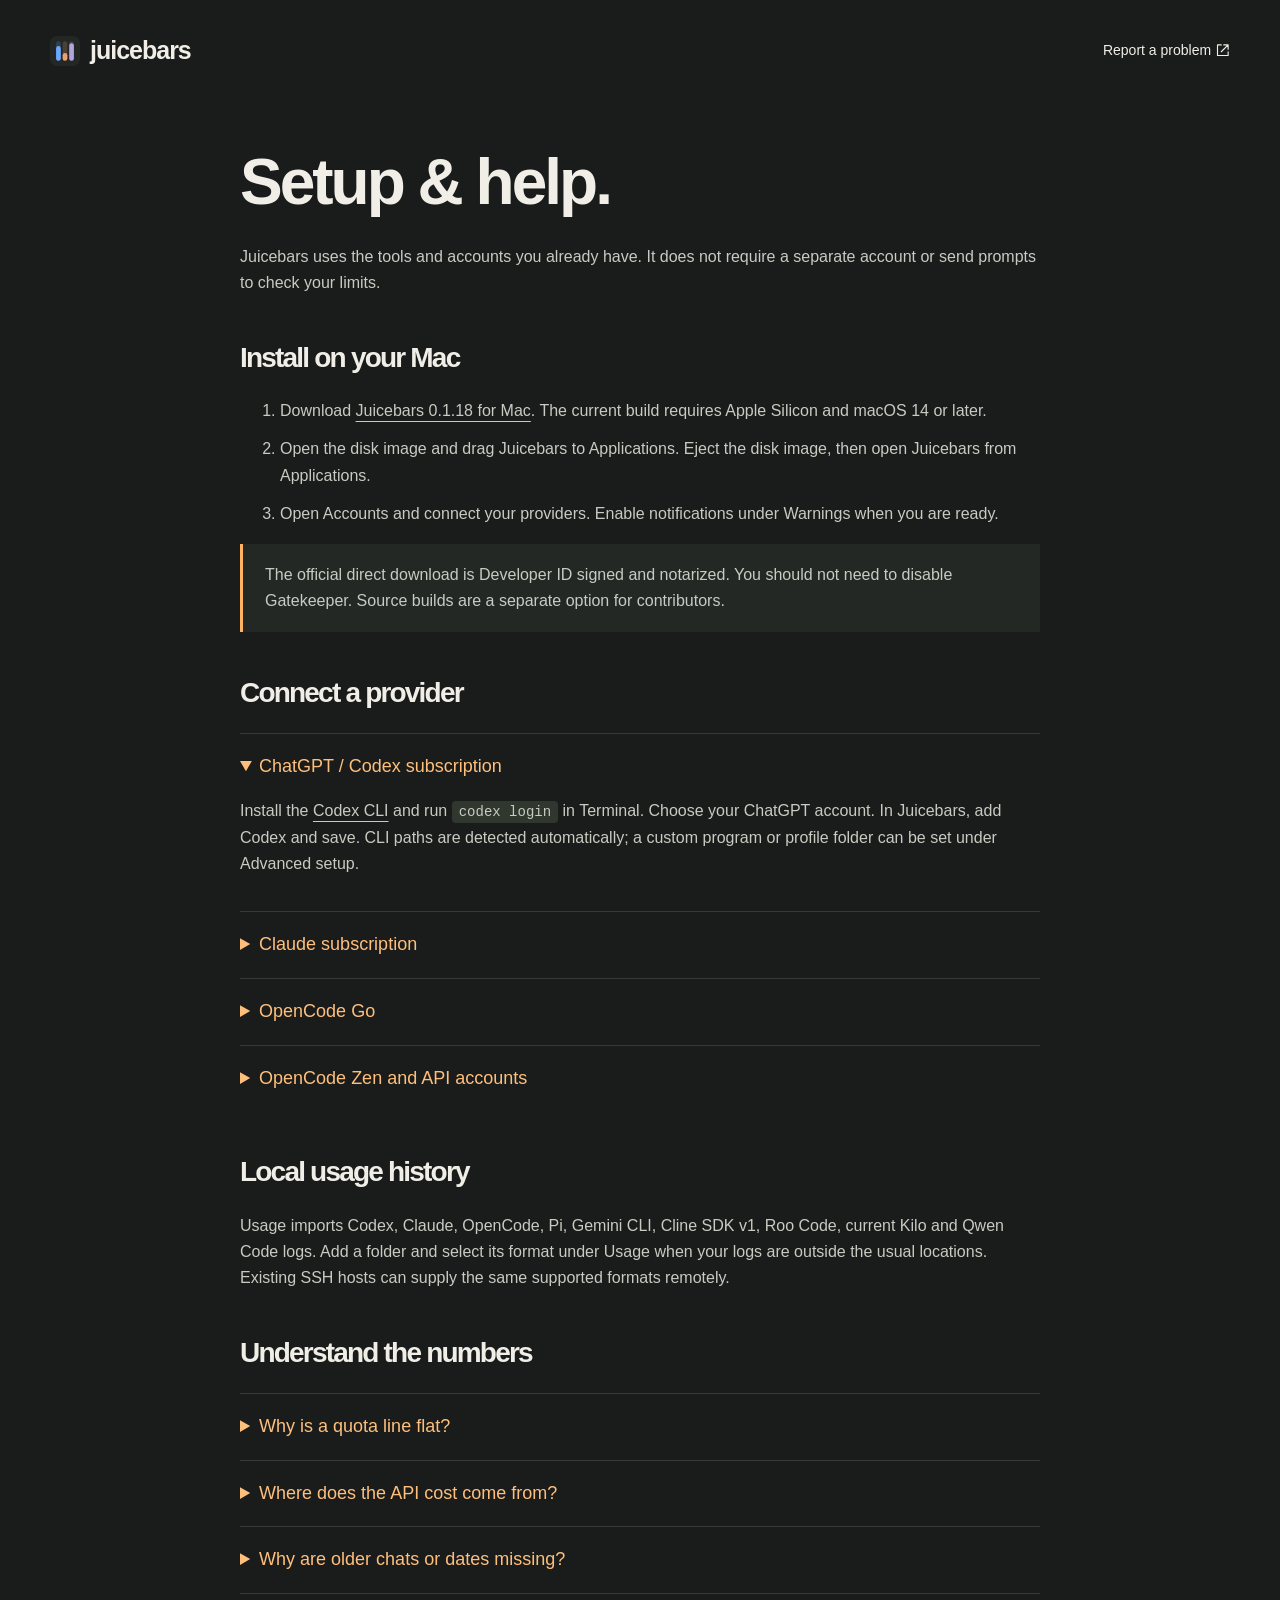
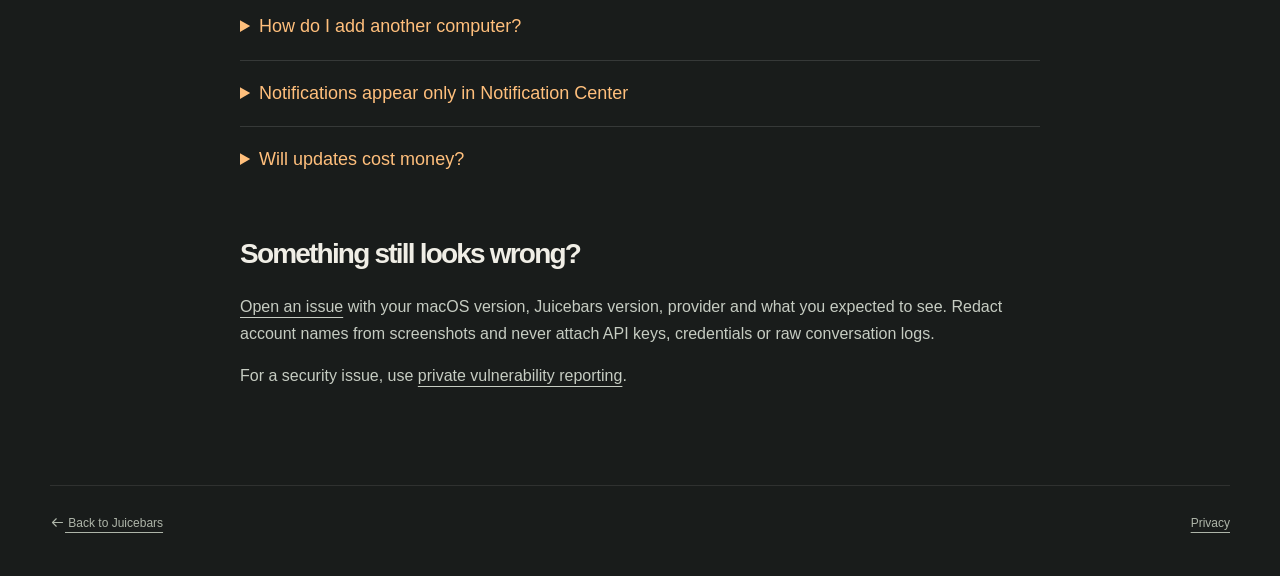
<file: site/help.html>
<!doctype html><html lang="en"><head><meta charset="utf-8"><meta name="viewport" content="width=device-width,initial-scale=1"><title>Setup & help · Juicebars</title><meta name="description" content="Install Juicebars, connect Codex, Claude and OpenCode, and understand your usage data."><link rel="icon" href="assets/juicebar.svg?v=juicebars"><link rel="stylesheet" href="style.css"></head><body><a class="skip" href="#main">Skip to content</a><header class="wrap"><a class="brand" href="./"><img src="assets/juicebar.svg?v=juicebars" alt="" width="30" height="30">juicebars</a><nav aria-label="Main"><a href="https://github.com/Rasalas/juicebar/issues">Report a problem <svg class="icon" viewBox="0 0 24 24" fill="none" stroke="currentColor" stroke-width="1.8" stroke-linecap="round" stroke-linejoin="round" aria-hidden="true" focusable="false"><path d="M14 3h7v7m0-7L10 14"/><path d="M10 3H4v17h17v-6"/></svg></a></nav></header><main id="main" class="wrap article"><h1>Setup & help.</h1><p>Juicebars uses the tools and accounts you already have. It does not require a separate account or send prompts to check your limits.</p><h2>Install on your Mac</h2><ol><li>Download <a href="https://github.com/Rasalas/juicebar/releases/download/v0.1.18/Juicebar-0.1.18-macOS-arm64.dmg">Juicebars 0.1.18 for Mac</a>. The current build requires Apple Silicon and macOS 14 or later.</li><li>Open the disk image and drag Juicebars to Applications. Eject the disk image, then open Juicebars from Applications.</li><li>Open Accounts and connect your providers. Enable notifications under Warnings when you are ready.</li></ol><p class="note">The official direct download is Developer ID signed and notarized. You should not need to disable Gatekeeper. Source builds are a separate option for contributors.</p><h2>Connect a provider</h2><details open><summary>ChatGPT / Codex subscription</summary><p>Install the <a href="https://developers.openai.com/codex/cli/">Codex CLI</a> and run <code>codex login</code> in Terminal. Choose your ChatGPT account. In Juicebars, add Codex and save. CLI paths are detected automatically; a custom program or profile folder can be set under Advanced setup.</p></details><details><summary>Claude subscription</summary><p>Install <a href="https://code.claude.com/docs/en/setup">Claude Code</a> and run <code>claude auth login</code>. Add Claude in Juicebars and save. The CLI must be signed in to the subscription you want to monitor. A browser-only sign-in is not enough. Juicebars prefers the native installation at <code>~/.local/bin/claude</code> when multiple copies are installed. You can select a specific CLI under Advanced setup. For a second account, set its Profile folder there and use Copy command in Juicebars. That sign-in command includes the selected profile folder.</p></details><details><summary>OpenCode Go</summary><p>Choose the correct account and workspace in the <a href="https://opencode.ai/console/">OpenCode console</a>. Juicebars can read an existing local <code>opencode-go</code> API key, or you can save a Go key in its account form. The form tells you when it finds a local key.</p><p>The newer <code>opencode console login</code> session is not yet a supported source for this quota integration. A 403 or EntitlementError means the key does not report Go access; check its workspace and subscription assignment. It does not, on its own, prove your paid subscription expired.</p></details><details><summary>OpenCode Zen and API accounts</summary><p>Zen activity comes from the local OpenCode database. Juicebars does not currently claim a verified Zen balance. OpenAI and Anthropic organization cost reports require an admin key; a normal model API key is not enough. OpenRouter uses a management key for account-wide balance.</p><p>These are separate from ChatGPT and Claude subscriptions. A budget entered in Juicebars is your warning budget, not a provider-imposed cap.</p></details><h2>Local usage history</h2><p>Usage imports Codex, Claude, OpenCode, Pi, Gemini CLI, Cline SDK v1, Roo Code, current Kilo and Qwen Code logs. Add a folder and select its format under Usage when your logs are outside the usual locations. Existing SSH hosts can supply the same supported formats remotely.</p><h2>Understand the numbers</h2><details><summary>Why is a quota line flat?</summary><p>Quota history records provider measurements from the time Juicebars starts collecting them. A flat line means the reported percentage did not change. Token logs cannot reconstruct subscription percentages.</p></details><details><summary>Where does the API cost come from?</summary><p>Juicebars estimates the API equivalent of recorded input, output and cache tokens at current standard prices. It shows coverage and leaves unknown models unpriced. This is not what you paid for a subscription. Confirmed model aliases and prices can update through a signed data catalog. That check can be disabled in Settings.</p></details><details><summary>Why are older chats or dates missing?</summary><p>Usage imports automatically at launch and every five minutes. Available local and SSH logs cover up to 90 days. Logs deleted before the first import, unconnected devices and browser-only chats may be absent. Older Claude daily statistics can fill gaps, but often lack enough detail for a cost estimate.</p></details><details><summary>How do I add another computer?</summary><p>Under Usage, add an existing SSH alias such as <code>workstation</code>. The host needs Python 3, a known host key and working key-based login. Juicebars rejects password prompts and does not install anything remotely. Only usage metadata is returned.</p></details><details><summary>Notifications appear only in Notification Center</summary><p>Allow Juicebars banners and sound in macOS System Settings → Notifications. Check Focus and screen-sharing settings too. Then enable notifications and sound inside Juicebars and send a test notification. macOS controls whether a banner can appear.</p></details><details><summary>Will updates cost money?</summary><p>No. Direct downloads and their updates stay free. Mac App Store distribution is on hold while equivalent, provider-compliant integrations remain unresolved.</p></details><h2>Something still looks wrong?</h2><p><a href="https://github.com/Rasalas/juicebar/issues">Open an issue</a> with your macOS version, Juicebars version, provider and what you expected to see. Redact account names from screenshots and never attach API keys, credentials or raw conversation logs.</p><p>For a security issue, use <a href="https://github.com/Rasalas/juicebar/security/advisories/new">private vulnerability reporting</a>.</p></main><footer class="wrap"><a href="./"><svg class="icon" viewBox="0 0 24 24" fill="none" stroke="currentColor" stroke-width="1.8" stroke-linecap="round" stroke-linejoin="round" aria-hidden="true" focusable="false"><path d="M20 12H4m6-6-6 6 6 6"/></svg> Back to Juicebars</a><a href="https://github.com/Rasalas/juicebar/blob/main/PRIVACY.md">Privacy</a></footer></body></html>
</file>
<file: site/style.css>
@font-face{font-family:JuiceDisplay;src:local("Avenir Next"),local("Avenir");font-display:swap}
*{box-sizing:border-box}
html{scroll-behavior:smooth;scroll-padding-top:30px}
body{margin:0;background:#191c1b;color:#f0eee6;font-family:JuiceDisplay,"Trebuchet MS",sans-serif;line-height:1.65}
a{color:inherit;text-underline-offset:5px}
a:focus-visible,summary:focus-visible{outline:3px solid #ffc077;outline-offset:6px}
a:hover{color:#ffc077}
.wrap{width:min(1180px,calc(100% - 64px));margin:auto}
header{display:flex;align-items:center;justify-content:space-between;padding:30px 0;gap:24px}
.brand{display:flex;align-items:center;gap:10px;font-size:25px;font-weight:800;letter-spacing:-1px;text-decoration:none}
nav{display:flex;gap:28px;font-size:14px}
nav a{text-decoration:none}
.hero{display:grid;grid-template-columns:1.13fr 1fr;align-items:start;gap:55px;padding:72px 0 70px}
.intro{padding-top:30px}
h1{font-size:clamp(76px,8.4vw,116px);letter-spacing:-7px;line-height:.98;margin:0 0 30px;font-weight:700}
h1 em{font-style:normal;color:#ffb261}
.lead{font-size:21px;line-height:1.65;color:#c4c8c1}
.actions{display:flex;align-items:center;gap:24px;margin:34px 0 20px}
.button{display:inline-flex;justify-content:space-between;gap:32px;align-items:center;text-decoration:none;color:#22241d;background:#ffb261;border:1px solid #ffb261;border-radius:10px;padding:13px 21px;font-weight:700;font-size:15px;transition:background .15s,transform .15s}
.button:hover{background:#ffd5a3;color:#22241d;transform:translateY(-2px)}
.quiet{font-size:14px}
.small,.caption,figcaption{font-size:12px;color:#9fa69e;line-height:1.7}
.hero-art{position:relative;padding:0 0 10px;border-radius:30px;background:radial-gradient(ellipse at 60% 35%,#40483d 0,transparent 65%)}




.tray{display:block;width:100%;max-width:365px;margin-inline:auto;height:auto;border-radius:13px;box-shadow:0 18px 55px #0004}
.caption{text-align:center;font-size:10px;margin:13px 0}
.feature{display:grid;grid-template-columns:1fr;gap:22px;padding-top:85px}
h2{font-weight:600;font-size:clamp(32px,4vw,48px);letter-spacing:-1.8px;line-height:1.15;margin:0 0 24px}
.feature>div{max-width:760px}
.feature p{max-width:720px;font-size:16px;color:#b4bcb1}
.wide{grid-column:1/-1;margin:12px 0 0}
.wide img{display:block;width:100%;height:auto;max-height:720px;object-fit:cover;object-position:top;border:1px solid #ffffff20;border-radius:14px}
.wide figcaption{margin-top:10px}
.details{display:grid;grid-template-columns:1fr 1fr;gap:90px;padding:110px 0 50px}
.details dl{margin:0}
.details dt{font-size:18px;color:#ffbf7c;margin-bottom:8px}
.details dd{margin:0 0 28px;color:#b4bcb1;font-size:15px}
.last{padding:70px 0 85px;border-top:1px solid #ffffff18;text-align:center}
.last .button{min-width:205px}
.last h2{font-size:48px}
footer{display:flex;justify-content:space-between;gap:25px;border-top:1px solid #ffffff18;padding:28px 0 42px!important;font-size:12px;color:#aeb5a9}
footer nav{gap:20px;font-size:12px}
.skip{position:absolute;left:20px;top:-100px;background:#ffb261;color:#191c1b;padding:10px;z-index:2}
.skip:focus{top:15px}
.article{max-width:800px;padding:50px 0 80px}
.article h1{font-size:64px;letter-spacing:-3px}
.article h2{font-size:28px;margin-top:45px}
.article p,.article li{color:#c6ccc2}
.article code{background:#30372e;border-radius:4px;padding:3px 7px;font-size:14px}
.article li{margin-bottom:12px}
.article details{border-top:1px solid #ffffff20;padding:18px 0}
.article summary{cursor:pointer;font-size:18px;color:#ffbf7c}
.article .note{padding:18px 22px;border-left:3px solid #ffb261;background:#242824}
@media(max-width:800px){.wrap{width:calc(100% - 40px)}
header{padding:22px 0}
header nav{gap:16px}
header nav a[href="#how"]{display:none}
.hero{gap:30px;padding-top:35px;grid-template-columns:1fr 1fr}
h1{font-size:75px;letter-spacing:-4px}
.lead{font-size:17px}
.actions{flex-direction:column;align-items:flex-start;gap:16px}
.hero-art{padding:0}
.details{gap:35px}
.feature{grid-template-columns:1fr;gap:16px}
.wide img{max-height:540px}
footer{flex-direction:column}
.last h2{font-size:38px}
}
@media(max-width:560px){.hero{grid-template-columns:1fr;padding-top:20px}
.intro{padding-top:0}
h1{font-size:84px}
.lead{font-size:19px}
.actions{flex-direction:row;align-items:center;flex-wrap:wrap}
.hero-art{max-width:390px;width:100%;margin:25px auto 0}
.tray{max-height:none}
.feature{padding-top:70px}
.details{grid-template-columns:1fr;padding-top:70px;gap:20px}
.wide img{max-height:360px}
.article h1{font-size:48px}
footer nav{flex-wrap:wrap}
}
@media(prefers-reduced-motion:reduce){html{scroll-behavior:auto}
.button{transition:none}
}

.icon{width:19px;height:19px;flex:none;vertical-align:-4px}
nav .icon,footer .icon{width:15px;height:15px;vertical-align:-3px}
.quiet{display:inline-flex;align-items:center;gap:8px;white-space:nowrap}
.release-links{display:flex;gap:20px;font-size:12px;color:#aeb5a9;margin-top:8px}
.menubar{height:32px;display:flex;justify-content:flex-end;align-items:center;gap:17px;padding:0 13px;margin:0 0 8px;border-bottom:1px solid #ffffff24;background:#444a43;color:#fafbf8;font-family:-apple-system,BlinkMacSystemFont,sans-serif;white-space:nowrap}

.system-icon{display:block;flex:none;width:19px;height:18px}
.system-icon.battery{width:26px;height:14px}
.menu-date{font-size:11px;font-weight:500;display:flex;gap:9px}
@media(max-width:1000px) and (min-width:561px){.menubar{gap:9px;padding-inline:8px}.menu-date{font-size:10px;gap:5px}.system-icon{width:16px}.system-icon.battery{width:22px}}
@media(max-width:700px) and (min-width:561px){.hero{grid-template-columns:1fr}.hero-art{max-width:440px;width:100%;margin:15px auto 0}.actions{flex-direction:row;align-items:center}.menubar{gap:16px}}
@media(max-width:380px){.menubar{gap:9px;padding-inline:8px}.menu-date{font-size:10px;gap:5px}.system-icon{width:16px}.system-icon.battery{width:22px}header{gap:12px}.brand{font-size:23px}header nav{gap:12px;font-size:12px}}

.button[aria-disabled="true"]{background:#30362f;border-color:#475044;color:#c4c8c1;cursor:default;transform:none;font-size:14px;gap:12px}
.button[aria-disabled="true"] .icon{display:none}
.download-options{font-size:12px;color:#aeb5a9;max-width:370px;margin:14px 0}
.download-options summary{cursor:pointer;width:fit-content;text-decoration:underline;text-underline-offset:4px}
.download-options a{display:flex;justify-content:space-between;gap:12px;margin-top:12px;padding:10px 12px;border:1px solid #ffffff25;border-radius:7px;text-decoration:none;color:#f0eee6}
.download-options a:hover{border-color:#ffb261}
.download-options a span{color:#aeb5a9;white-space:nowrap}
.download-options p{margin:8px 0}

.menu-limits{height:22px;width:auto;display:block;flex:none}
</file>
